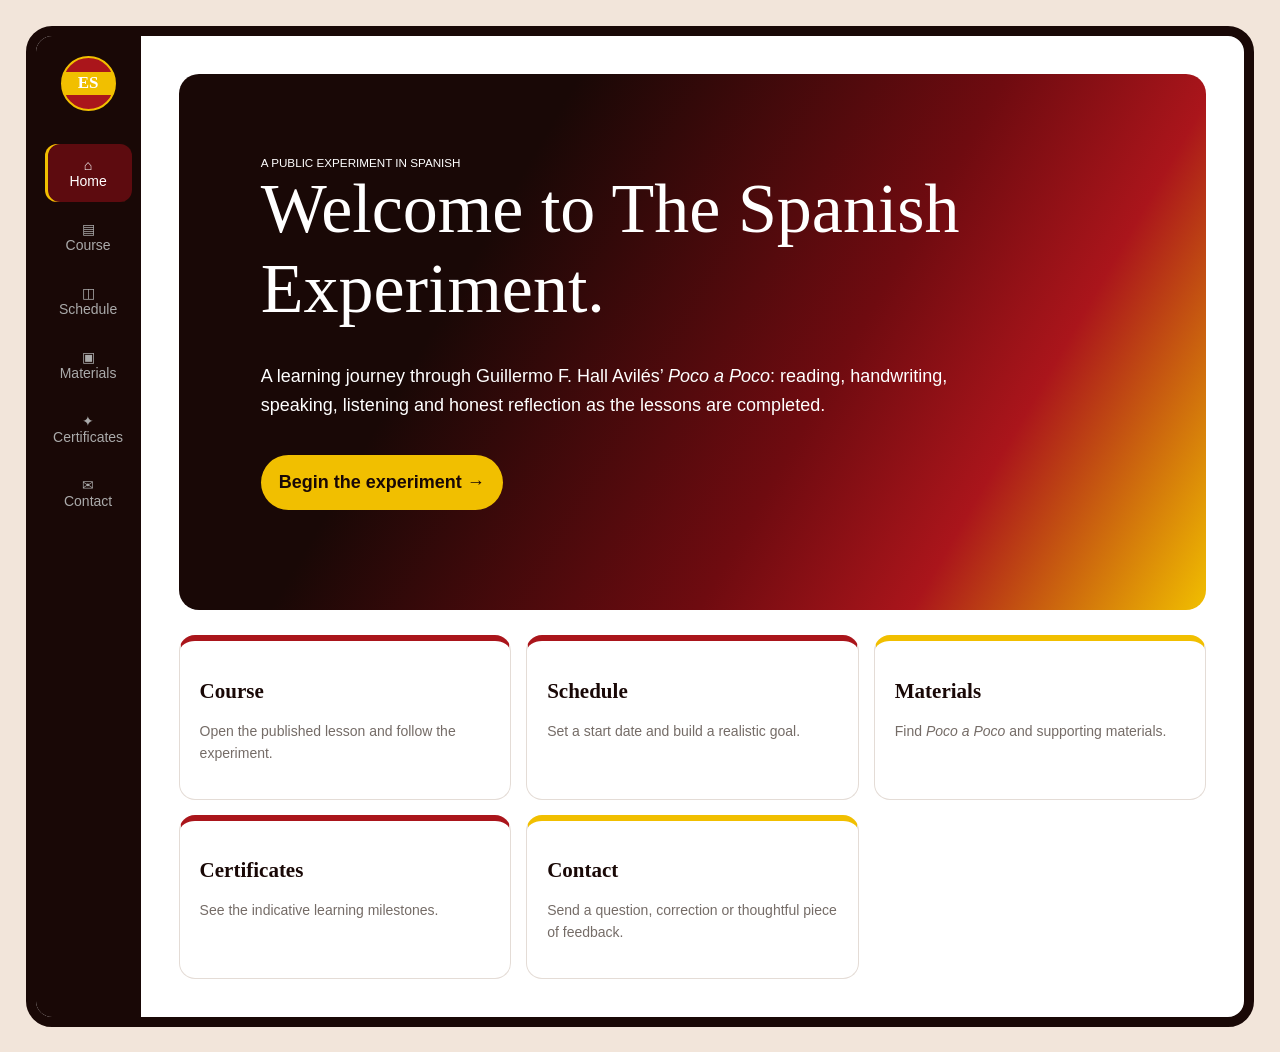
<file: index.html>
<!doctype html>
<html lang="en-GB">
<head>
<meta charset="utf-8">
<meta name="viewport" content="width=device-width,initial-scale=1">
<title>The Spanish Experiment</title>
<style>
:root{--ink:#190806;--burgundy:#aa151b;--blue:#aa151b;--gold:#f1bf00;--purple:#aa151b;--green:#8a7410;--paper:#fff;--ground:#f2e5da;--muted:#756c67}*{box-sizing:border-box}body{margin:0;padding:2vw;background:var(--ground);font:14px Arial,sans-serif;color:var(--ink)}.app{min-height:96vh;border:10px solid var(--ink);border-radius:26px;background:var(--paper);display:grid;grid-template-columns:105px minmax(0,1fr);overflow:hidden}.nav{background:var(--ink);color:#fff;padding:20px 9px;display:flex;flex-direction:column}.logo{width:55px;height:55px;border-radius:50%;background:linear-gradient(var(--burgundy) 0 28%,var(--gold) 28% 72%,var(--burgundy) 72%);margin:0 auto 30px;display:grid;place-items:center;font:bold 17px Georgia,serif;color:#fff;border:2px solid var(--gold)}.nav a{color:#aaa;text-decoration:none;text-align:center;padding:13px 3px;border-radius:12px;margin:3px 0}.nav a:hover,.nav a.on{color:#fff;background:#5d0b0f;box-shadow:inset 3px 0 var(--gold)}.main{min-width:0}.view{padding:38px}.hero{min-height:58vh;border-radius:20px;padding:8%;color:#fff;background:linear-gradient(120deg,var(--ink) 30%,#6f0b10 62%,var(--burgundy) 78%,var(--gold));display:flex;flex-direction:column;justify-content:center}.hero h1{font:70px Georgia,serif;margin:0 0 15px}.hero p{max-width:760px;font-size:18px;line-height:1.6}.btn{display:inline-block;border:0;border-radius:30px;padding:13px 18px;background:var(--gold);color:var(--ink);font-weight:bold;text-decoration:none;cursor:pointer}.cards{display:grid;grid-template-columns:repeat(3,minmax(0,1fr));gap:15px;margin-top:25px}.card{border:1px solid #e4dcd6;border-top:6px solid var(--c,var(--burgundy));border-radius:16px;padding:20px;background:#fff}.card p,.muted{color:var(--muted);line-height:1.55}a.card{color:inherit;text-decoration:none}a.card:hover{transform:translateY(-2px);box-shadow:0 8px 20px rgba(25,8,6,.08)}h1,h2,h3{font-family:Georgia,serif}h1{font-size:46px}label{font-weight:bold}input,select,textarea{width:100%;padding:12px;border:1px solid #ccc;border-radius:10px;margin:6px 0 14px}textarea{height:130px}.plan{display:grid;grid-template-columns:330px minmax(0,1fr);gap:20px}.dark{background:var(--ink);color:#fff}.note{background:#fff5d9;border-left:5px solid var(--gold);padding:15px;margin:15px 0}.badge{text-align:center}.medal{width:95px;height:95px;border-radius:50%;display:grid;place-items:center;margin:auto;background:var(--c);color:#fff;font:bold 25px Georgia,serif}.terminology-entry{display:grid;grid-template-columns:58px minmax(0,1fr) auto;gap:14px;align-items:center;margin:16px 0 22px;padding:16px 18px;border:2px solid #d7c277;border-radius:17px;background:linear-gradient(135deg,#fff7d8,#fffdf7);color:var(--ink);text-decoration:none;box-shadow:0 7px 18px rgba(62,39,0,.08)}.terminology-entry:hover{transform:translateY(-1px);box-shadow:0 10px 24px rgba(62,39,0,.13)}.terminology-entry .question{display:grid;place-items:center;width:52px;height:52px;border-radius:50%;background:var(--burgundy);color:#fff;font:bold 28px Georgia,serif}.terminology-entry strong,.terminology-entry small{display:block}.terminology-entry strong{font:700 21px Georgia,serif}.terminology-entry small{margin-top:4px;color:#675b4a;line-height:1.45}.terminology-entry b{padding:10px 13px;border-radius:10px;background:var(--ink);color:#fff;white-space:nowrap}.section-heading{display:flex;align-items:end;justify-content:space-between;gap:18px;margin:34px 0 4px}.section-heading h2{margin:0;font-size:34px}.section-heading p{max-width:640px;margin:0;color:var(--muted);line-height:1.55}.book-grid,.companion-grid,.kit-grid{display:grid;grid-template-columns:repeat(3,minmax(0,1fr));gap:15px;margin-top:18px}.material-card{position:relative;overflow:hidden;border:1px solid #e4dcd6;border-radius:18px;padding:23px;background:#fff;box-shadow:0 5px 16px rgba(25,8,6,.04)}.material-card:before{content:"";position:absolute;inset:0 auto 0 0;width:7px;background:var(--c,var(--burgundy))}.material-card h3{margin:0 0 9px;font-size:25px}.material-card p{margin:0;color:var(--muted);line-height:1.6}.material-card .btn{margin-top:17px}.companion-card{display:block;color:inherit;text-decoration:none}.companion-card:hover{transform:translateY(-2px);box-shadow:0 10px 24px rgba(25,8,6,.09)}.companion-card .arrow{display:inline-block;margin-top:17px;color:var(--burgundy);font-weight:900}.material-intro{max-width:900px;font-size:17px;line-height:1.65}.kit-note{margin-top:18px;padding:18px;border-left:6px solid var(--gold);border-radius:0 15px 15px 0;background:#fffbe6;color:#5e5741;line-height:1.65}.file-pattern{display:block;margin-top:10px;padding:10px;border-radius:9px;background:#f4eee9;color:var(--ink);font:12px ui-monospace,SFMono-Regular,Consolas,monospace}.small-label{display:inline-block;margin-bottom:8px;color:var(--c,var(--burgundy));font-size:10px;font-weight:900;letter-spacing:.12em;text-transform:uppercase}[hidden]{display:none!important}@media(max-width:900px){.book-grid,.companion-grid,.kit-grid{grid-template-columns:1fr 1fr}}@media(max-width:800px){body{padding:0}.app{border-radius:0;border-width:6px;grid-template-columns:1fr}.nav{flex-direction:row;overflow:auto;padding:7px}.logo{display:none}.nav a{min-width:90px}.plan{grid-template-columns:1fr}.cards,.book-grid,.companion-grid,.kit-grid{grid-template-columns:1fr}.hero h1{font-size:45px}.view{padding:20px}.terminology-entry{grid-template-columns:48px minmax(0,1fr)}.terminology-entry .question{width:44px;height:44px}.terminology-entry b{grid-column:1/-1;text-align:center}.section-heading{align-items:flex-start;flex-direction:column}}
</style>
</head>
<body>
<div class="app">
<nav class="nav"><div class="logo">ES</div><a href="#home" data-n="home">⌂<br>Home</a><a href="course.html">▤<br>Course</a><a href="#schedule" data-n="schedule">◫<br>Schedule</a><a href="#materials" data-n="materials">▣<br>Materials</a><a href="#certificates" data-n="certificates">✦<br>Certificates</a><a href="#contact" data-n="contact">✉<br>Contact</a></nav>
<main class="main">
<section class="view" data-v="home"><div class="hero"><small>A PUBLIC EXPERIMENT IN SPANISH</small><h1>Welcome to The Spanish Experiment.</h1><p>A learning journey through Guillermo F. Hall Avilés’ <em>Poco a Poco</em>: reading, handwriting, speaking, listening and honest reflection as the lessons are completed.</p><p><a class="btn" href="course.html">Begin the experiment →</a></p></div><div class="cards"><a class="card" href="course.html"><h2>Course</h2><p>Open the published lesson and follow the experiment.</p></a><a class="card" style="--c:var(--burgundy)" href="#schedule"><h2>Schedule</h2><p>Set a start date and build a realistic goal.</p></a><a class="card" style="--c:var(--gold)" href="#materials"><h2>Materials</h2><p>Find <em>Poco a Poco</em> and supporting materials.</p></a><a class="card" style="--c:var(--burgundy)" href="#certificates"><h2>Certificates</h2><p>See the indicative learning milestones.</p></a><a class="card" style="--c:var(--gold)" href="#contact"><h2>Contact</h2><p>Send a question, correction or thoughtful piece of feedback.</p></a></div></section>
<section class="view" data-v="schedule" hidden><h1>Schedule</h1><p class="muted schedule-lede">Choose how many days each week you can study consistently. The aim is not to rush through a lesson, but to give it enough attention to read, write, listen, speak and return to anything that did not settle the first time.</p><div class="daily-target"><span class="clock">30–45</span><div><h2>Minutes a day</h2><p>One focused study period is the target. A difficult lesson may need another day; the calculated finish date is a guide rather than a deadline.</p></div></div><div class="plan schedule-plan"><aside class="card dark schedule-builder"><h2>Build your plan</h2><label for="date">Start date</label><input id="date" type="date"><label for="sessions">Study days each week</label><select id="sessions"><option value="1">1 day</option><option value="2">2 days</option><option value="3" selected>3 days</option><option value="4">4 days</option><option value="5">5 days</option><option value="6">6 days</option><option value="7">7 days</option></select><small class="field-help">Select up to seven days. The plan assumes one 30–45 minute session on each chosen day.</small><div class="card" id="goal" style="color:var(--ink);background:var(--gold)"><strong>Calculating your plan…</strong></div></aside><div><div class="schedule-method"><strong>How <em>Poco a Poco</em> structures the course:</strong> it is a graded direct-method reading course. New words and forms are introduced through pictures, objects, questions and increasingly connected Spanish, then revisited through repetition and reading. The four blocks below are a reader-friendly map created for this website; they are not headings Hall Avilés used himself.</div><a class="terminology-entry" href="terminology.html?return=index.html%23schedule"><span class="question">?</span><span><strong>Plain-English terminology guide</strong><small>What do noun, article, gender, agreement and present tense actually mean?</small></span><b>Open guide →</b></a><span class="schedule-status" id="scheduleStatus">Loading your schedule…</span><h2>Course blocks</h2><div class="block-list" id="miles"><div class="card">Loading the course blocks…</div></div></div></div></section>
<section class="view" data-v="materials" hidden><h1>Materials</h1><p class="muted material-intro">The course needs one primary book, somewhere to write, and a simple way to hear your own progress. Everything else is optional.</p><div class="section-heading"><div><span class="small-label" style="--c:var(--burgundy)">The primary text</span><h2><em>Poco a Poco</em></h2></div><p>Choose the form that suits you. The three routes lead to the same public-domain course.</p></div><div class="book-grid"><article class="material-card" style="--c:var(--burgundy)"><h3>Browse the book</h3><p>Read the historical edition in the Internet Archive book reader.</p><a class="btn" href="https://archive.org/details/pocopocoelementa00hallrich" target="_blank" rel="noopener">Browse the archived edition →</a></article><article class="material-card" style="--c:var(--burgundy)"><h3>Find a printed copy</h3><p>Search booksellers and libraries for a facsimile or historical edition.</p><a class="btn" href="https://openlibrary.org/search?q=Poco+a+Poco+Hall+Aviles" target="_blank" rel="noopener">Check library listings →</a></article><article class="material-card" style="--c:var(--gold)"><h3>Public-domain source</h3><p>The experiment follows Hall Avilés’ original graded direct-method progression.</p><a class="btn" href="course.html">Open the course →</a></article></div><div class="section-heading"><div><span class="small-label" style="--c:var(--burgundy)">Use alongside the book</span><h2>Companion materials</h2></div><p>These pages explain, organise and record the work without replacing Hall Avilés’ textbook.</p></div><div class="companion-grid"><a class="material-card companion-card" style="--c:var(--burgundy)" href="vocabulary.html?return=index.html%23materials"><h3>Vocabulary notebook</h3><p>A lesson-by-lesson Spanish and English companion designed for copying into your own notebook. It grows as the experiment progresses.</p><span class="arrow">Open vocabulary →</span></a><a class="material-card companion-card" style="--c:var(--gold)" href="pronunciation.html?return=index.html%23materials"><h3>Pronunciation</h3><p>A plain-English guide to the Spanish sounds used throughout the course—without phonetic jargon or recordings to imitate blindly.</p><span class="arrow">Open pronunciation →</span></a><a class="material-card companion-card" style="--c:var(--burgundy)" href="experiment.html?return=index.html%23materials"><h3>Learning journal</h3><p>The growing record of first readings, study, second readings and honest lesson reflections.</p><span class="arrow">Open the journal →</span></a></div><div class="section-heading"><div><span class="small-label" style="--c:var(--gold)">The practical kit</span><h2>What you actually need</h2></div><p>No specialist equipment and no paid subscription are required.</p></div><div class="kit-grid"><article class="material-card" style="--c:var(--gold)"><h3>One ruled exercise book</h3><p>An A4 or A5 ruled notebook is enough. A margin is useful for corrections; paper thick enough to write on both sides is a bonus, not a requirement.</p></article><article class="material-card" style="--c:var(--burgundy)"><h3>Your phone’s voice recorder</h3><p>Use the recorder already installed on the phone. Record in a quiet room and save the first and second readings separately.</p><span class="file-pattern">L01-leccion-primera-first-reading</span><span class="file-pattern">L01-leccion-primera-second-reading</span></article><article class="material-card" style="--c:var(--gold)"><h3>Optional, not essential</h3><p>Headphones make comparisons easier. A pencil, one pen and a single highlighter are plenty. Avoid building a stationery project instead of learning Spanish.</p></article></div><div class="kit-note"><strong>The useful missing item is a routine, not another purchase:</strong> book open, notebook ready, recorder available, 30–45 focused minutes. That is the complete working setup.</div></section>
<section class="view" data-v="certificates" hidden><h1>Certificates</h1><div class="note"><b>Loading your progress milestones…</b></div></section>
<section class="view" data-v="contact" hidden><h1>Contact</h1><p class="muted">Questions, corrections and thoughtful feedback are welcome.</p><div class="plan"><div class="card dark"><h2>A listening project</h2><p>The experiment is public so that mistakes, corrections and progress can be useful rather than hidden.</p></div><form class="card"><label>Name<input required></label><label>Email<input type="email" required></label><label>Subject<input id="subject" required></label><label>Message<textarea id="message" required></textarea></label><button class="btn">Send message →</button></form></div></section>
</main></div>
<script>const views=['home','schedule','materials','certificates','contact'];function route(){let view=location.hash.slice(1)||'home';if(!views.includes(view))view='home';document.querySelectorAll('[data-v]').forEach(section=>section.hidden=section.dataset.v!==view);document.querySelectorAll('[data-n]').forEach(link=>link.classList.toggle('on',link.dataset.n===view));scrollTo(0,0)}addEventListener('hashchange',route);route();</script>
<script src="schedule.js"></script>
<script src="certificates.js"></script>
</body>
</html>
</file>
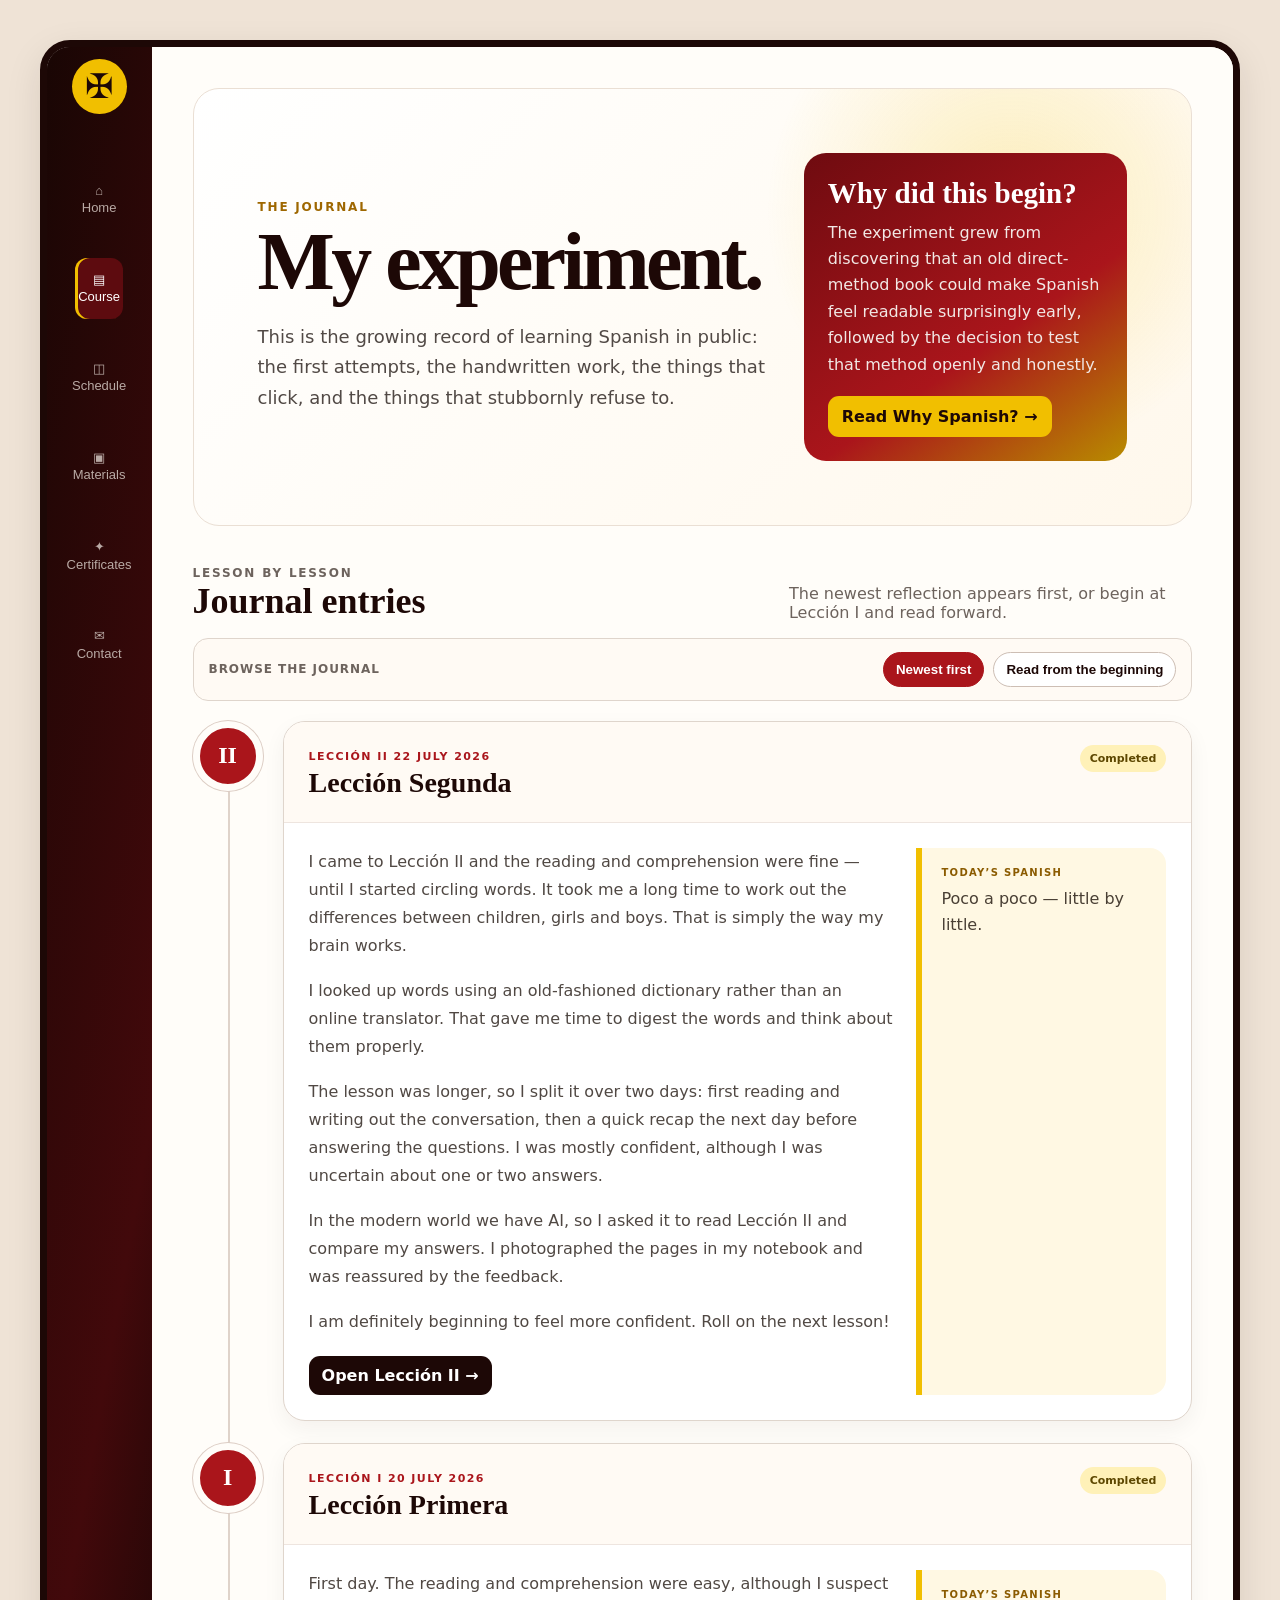
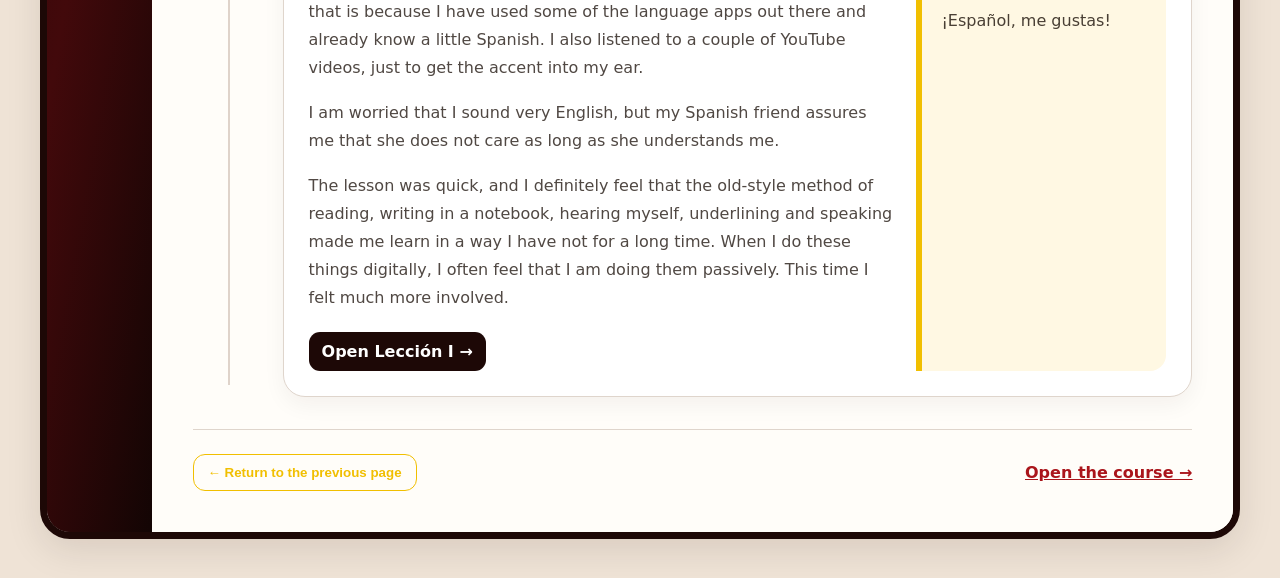
<file: experiment.html>
<!doctype html>
<html lang="en-GB">
<head>
<meta charset="utf-8">
<meta name="viewport" content="width=device-width,initial-scale=1">
<title>My Experiment — The Spanish Experiment</title>
<link rel="stylesheet" href="personal-shell.css?v=20260722-2">
<style>
:root{--ink:#1d0806;--paper:#fffdf9;--cream:#f5eee4;--line:#dfd5cc;--muted:#6d635d;--burgundy:#aa151b;--blue:#aa151b;--gold:#f1bf00;--purple:#aa151b;--green:#8a7410;--shadow:0 12px 36px rgba(33,12,9,.10)}*{box-sizing:border-box}body{margin:0;min-width:320px;color:var(--ink);background:#efe3d6;font-family:Inter,ui-sans-serif,system-ui,-apple-system,BlinkMacSystemFont,"Segoe UI",sans-serif}.shell{min-height:100vh;max-width:1500px;margin:auto;padding:14px}.frame{min-height:calc(100vh - 28px);overflow:hidden;border:7px solid var(--ink);border-radius:30px;background:var(--paper);box-shadow:var(--shadow)}.global-nav{display:flex;align-items:center;gap:22px;min-height:82px;padding:12px 22px;color:#fff;background:linear-gradient(100deg,#190604,#42090b 62%,#130504)}.brand{display:flex;align-items:center;gap:12px;min-width:250px}.brand-mark{display:grid;place-items:center;width:44px;height:44px;border:2px solid var(--gold);border-radius:50%;color:var(--gold);font-size:18px;font-weight:900}.brand strong{display:block;font-family:Georgia,serif;font-size:18px}.brand small{display:block;margin-top:2px;color:#dccfca;font-size:11px}.nav-links{display:flex;gap:8px;flex:1}.nav-links a{padding:13px 16px;color:#e7dcd7;text-decoration:none;border-radius:14px}.nav-links a[aria-current="page"]{color:#fff;background:linear-gradient(135deg,#aa151b,#6f0b10);box-shadow:inset 4px 0 var(--gold)}.back{border:1px solid var(--gold);border-radius:12px;padding:10px 14px;background:transparent;color:var(--gold);font-weight:800;cursor:pointer}.page{padding:clamp(24px,4vw,64px)}.hero{display:grid;grid-template-columns:minmax(0,1.15fr) minmax(260px,.85fr);gap:24px;align-items:center;padding:clamp(28px,5vw,68px);border:1px solid #eadfd4;border-radius:26px;background:radial-gradient(circle at 82% 28%,rgba(241,191,0,.24),transparent 28%),linear-gradient(135deg,#fff,#fff8ec)}.kicker{margin:0 0 10px;color:#9e6700;font-size:12px;font-weight:900;letter-spacing:.15em;text-transform:uppercase}h1,h2,h3{font-family:Georgia,"Times New Roman",serif}h1{margin:0;font-size:clamp(58px,8vw,112px);line-height:.9;letter-spacing:-.045em}.lede{max-width:760px;margin:22px 0 0;color:#514945;font-size:18px;line-height:1.7}.hero-card{padding:24px;border-radius:22px;color:#fff;background:linear-gradient(145deg,#6f0b10,var(--burgundy) 60%,#b88c00)}.hero-card h2{margin:0 0 10px;font-size:29px}.hero-card p{margin:0;color:#f2e8e5;line-height:1.65}.hero-card a{display:inline-block;margin-top:18px;padding:11px 14px;border-radius:11px;background:var(--gold);color:var(--ink);font-weight:900;text-decoration:none}.journal-head{display:flex;align-items:end;justify-content:space-between;gap:20px;margin:40px 0 16px}.journal-head h2{margin:0;font-size:36px}.journal-head p{margin:0;color:var(--muted)}.timeline{position:relative;display:grid;gap:22px}.timeline:before{content:"";position:absolute;left:35px;top:12px;bottom:12px;width:2px;background:#dfd3ca}.entry{position:relative;display:grid;grid-template-columns:72px minmax(0,1fr);gap:18px}.marker{position:relative;z-index:2;display:grid;place-items:center;align-self:start;width:70px;height:70px;border:7px solid var(--paper);border-radius:50%;background:var(--burgundy);color:#fff;font:700 24px Georgia,serif;box-shadow:0 0 0 1px #dccdc4}.entry-card{overflow:hidden;border:1px solid var(--line);border-radius:22px;background:#fff;box-shadow:0 8px 22px rgba(30,10,8,.05)}.entry-top{display:flex;align-items:flex-start;justify-content:space-between;gap:16px;padding:23px 25px;border-bottom:1px solid #eee5df;background:#fffaf4}.entry-top h3{margin:3px 0 0;font-size:28px}.lesson-label{color:var(--burgundy);font-size:11px;font-weight:900;letter-spacing:.13em;text-transform:uppercase}.status{flex:0 0 auto;padding:7px 10px;border-radius:999px;background:#fff1b8;color:#5d4700;font-size:11px;font-weight:900}.entry-body{display:grid;grid-template-columns:minmax(0,1fr) minmax(250px,.5fr);gap:22px;padding:25px}.entry-copy p{margin:0 0 17px;color:#504843;font-size:16px;line-height:1.75}.today{padding:19px;border-left:6px solid var(--gold);border-radius:0 16px 16px 0;background:#fff8e3}.today span{display:block;margin-bottom:8px;color:#8b5b00;font-size:10px;font-weight:900;letter-spacing:.13em;text-transform:uppercase}.today p{margin:0;color:#493f34;line-height:1.65}.entry-actions{display:flex;flex-wrap:wrap;gap:10px;margin-top:20px}.entry-actions a{padding:10px 13px;border-radius:11px;background:var(--ink);color:#fff;font-weight:800;text-decoration:none}.empty{padding:34px;border:1px dashed #cfc0b7;border-radius:20px;background:#fffaf4;color:var(--muted);text-align:center;line-height:1.65}.empty strong{display:block;margin-bottom:7px;color:var(--ink);font:700 24px Georgia,serif}.footer{display:flex;justify-content:space-between;gap:18px;align-items:center;margin-top:32px;padding-top:24px;border-top:1px solid var(--line)}.footer a{color:var(--burgundy);font-weight:900}@media(max-width:900px){.hero,.entry-body{grid-template-columns:1fr}.global-nav{align-items:flex-start;flex-wrap:wrap}.brand{min-width:auto}.nav-links{order:3;width:100%;overflow:auto}.nav-links a{white-space:nowrap}.back{margin-left:auto}}@media(max-width:600px){.shell{padding:0}.frame{border-width:5px;border-radius:0}.global-nav{padding:10px}.page{padding:18px}.hero{padding:28px 20px}.timeline:before{left:25px}.entry{grid-template-columns:52px minmax(0,1fr);gap:10px}.marker{width:50px;height:50px;border-width:5px;font-size:18px}.entry-top,.entry-body{padding:19px}.journal-head,.footer{align-items:flex-start;flex-direction:column}}
</style>
</head>
<body>
<div class="shell"><div class="frame">
<nav class="global-nav"><div class="brand"><span class="brand-mark">ES</span><span><strong>The Spanish Experiment</strong><small>Alan’s independent personal Spanish project</small></span></div></nav>
<main class="page">
<section class="hero"><div><p class="kicker">The journal</p><h1>My experiment.</h1><p class="lede">This is the growing record of learning Spanish in public: the first attempts, the handwritten work, the things that click, and the things that stubbornly refuse to.</p></div><aside class="hero-card"><h2>Why did this begin?</h2><p>The experiment grew from discovering that an old direct-method book could make Spanish feel readable surprisingly early, followed by the decision to test that method openly and honestly.</p><a href="why-spanish.html?return=experiment.html">Read Why Spanish? →</a></aside></section>
<div class="journal-head"><div><p class="kicker">Lesson by lesson</p><h2>Journal entries</h2></div><p>The newest reflection appears first, or begin at Lección I and read forward.</p></div>
<section class="timeline" id="journalEntries"><div class="empty">Loading the journal…</div></section>
<div class="footer"><button class="back" id="backButtonBottom">← Return to the previous page</button><a href="course.html">Open the course →</a></div>
</main></div></div>
<script>
const params=new URLSearchParams(location.search);const requested=params.get('return');function safeReturn(){if(requested&&/^[a-z0-9._~!$&'()*+,;=:@%/?#-]+$/i.test(requested)&&!requested.startsWith('//')&&!requested.includes('://'))return requested;return 'course.html'}function goBack(){const ref=document.referrer;try{if(ref&&new URL(ref).origin===location.origin){history.back();return}}catch(e){}location.href=safeReturn()}document.getElementById('backButtonBottom').addEventListener('click',goBack);
function escapeHtml(value){return String(value??'').replace(/[&<>'"]/g,char=>({'&':'&amp;','<':'&lt;','>':'&gt;',"'":'&#39;','"':'&quot;'}[char]))}
fetch('journal-data.json',{cache:'no-store'}).then(response=>{if(!response.ok)throw new Error('Journal data could not be loaded.');return response.json()}).then(data=>{const entries=(Array.isArray(data.entries)?data.entries:[]).filter(entry=>entry.publicationStatus==='published');const target=document.getElementById('journalEntries');if(!entries.length){target.innerHTML='<div class="empty"><strong>The journal is waiting for Lección I.</strong>Entries appear only after Alan has completed a lesson, supplied the real notes and evidence, and published the finished page.</div>';return}target.innerHTML=entries.map(entry=>{const paragraphs=(entry.journal||[]).map(text=>'<p>'+escapeHtml(text)+'</p>').join('');const date=entry.date?'<time>'+escapeHtml(entry.date)+'</time>':'';return '<article class="entry" id="'+escapeHtml(entry.slug)+'"><div class="marker">'+escapeHtml(entry.roman)+'</div><div class="entry-card"><header class="entry-top"><div><span class="lesson-label">Lección '+escapeHtml(entry.roman)+' '+date+'</span><h3>'+escapeHtml(entry.title)+'</h3></div><span class="status">'+escapeHtml(entry.status)+'</span></header><div class="entry-body"><div class="entry-copy">'+paragraphs+'<div class="entry-actions"><a href="course.html?lesson='+entry.lesson+'">Open Lección '+escapeHtml(entry.roman)+' →</a></div></div><aside class="today"><span>Today’s Spanish</span><p>'+escapeHtml(entry.todaySpanish)+'</p></aside></div></div></article>'}).join('')}).catch(error=>{document.getElementById('journalEntries').innerHTML='<div class="empty"><strong>The journal could not be opened.</strong>'+escapeHtml(error.message)+'</div>'});
</script>
<script src="journal-order.js?v=20260722"></script>
<script src="personal-shell.js?v=20260722-2"></script>
</body>
</html>
</file>
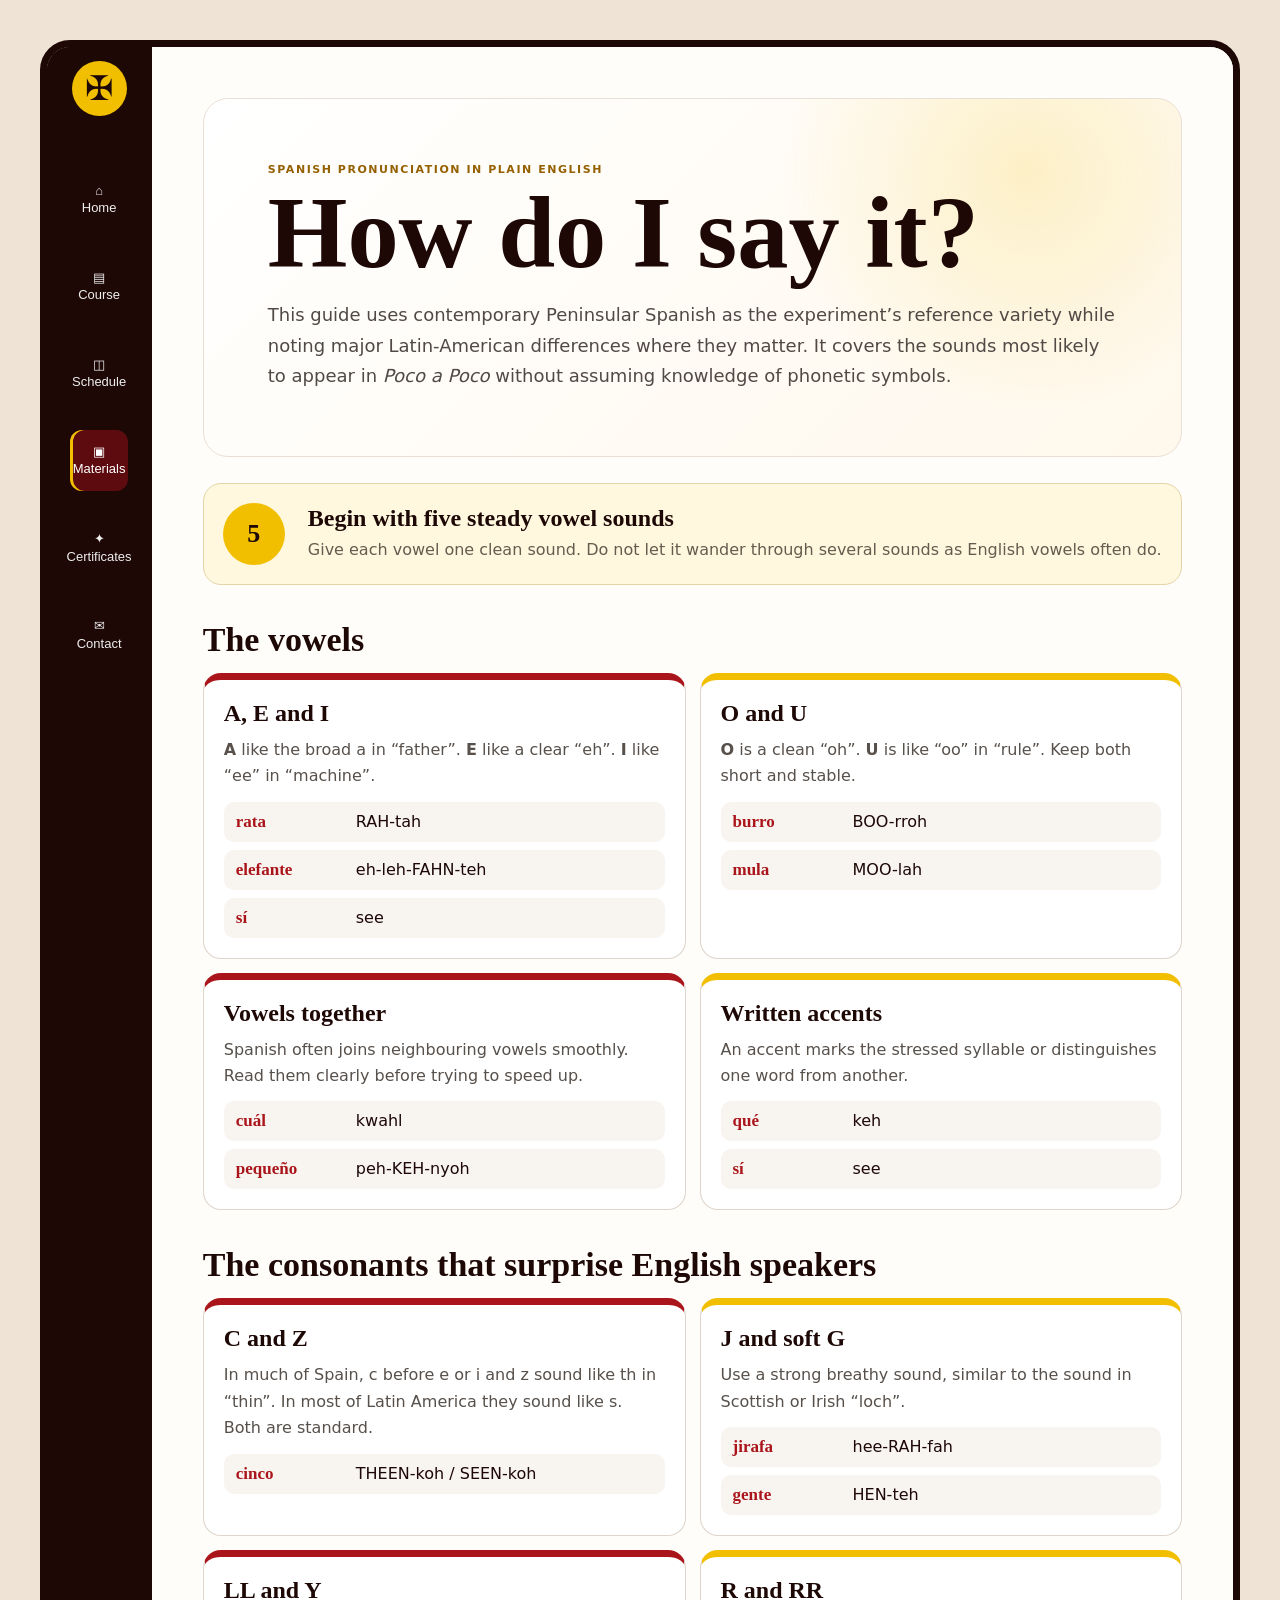
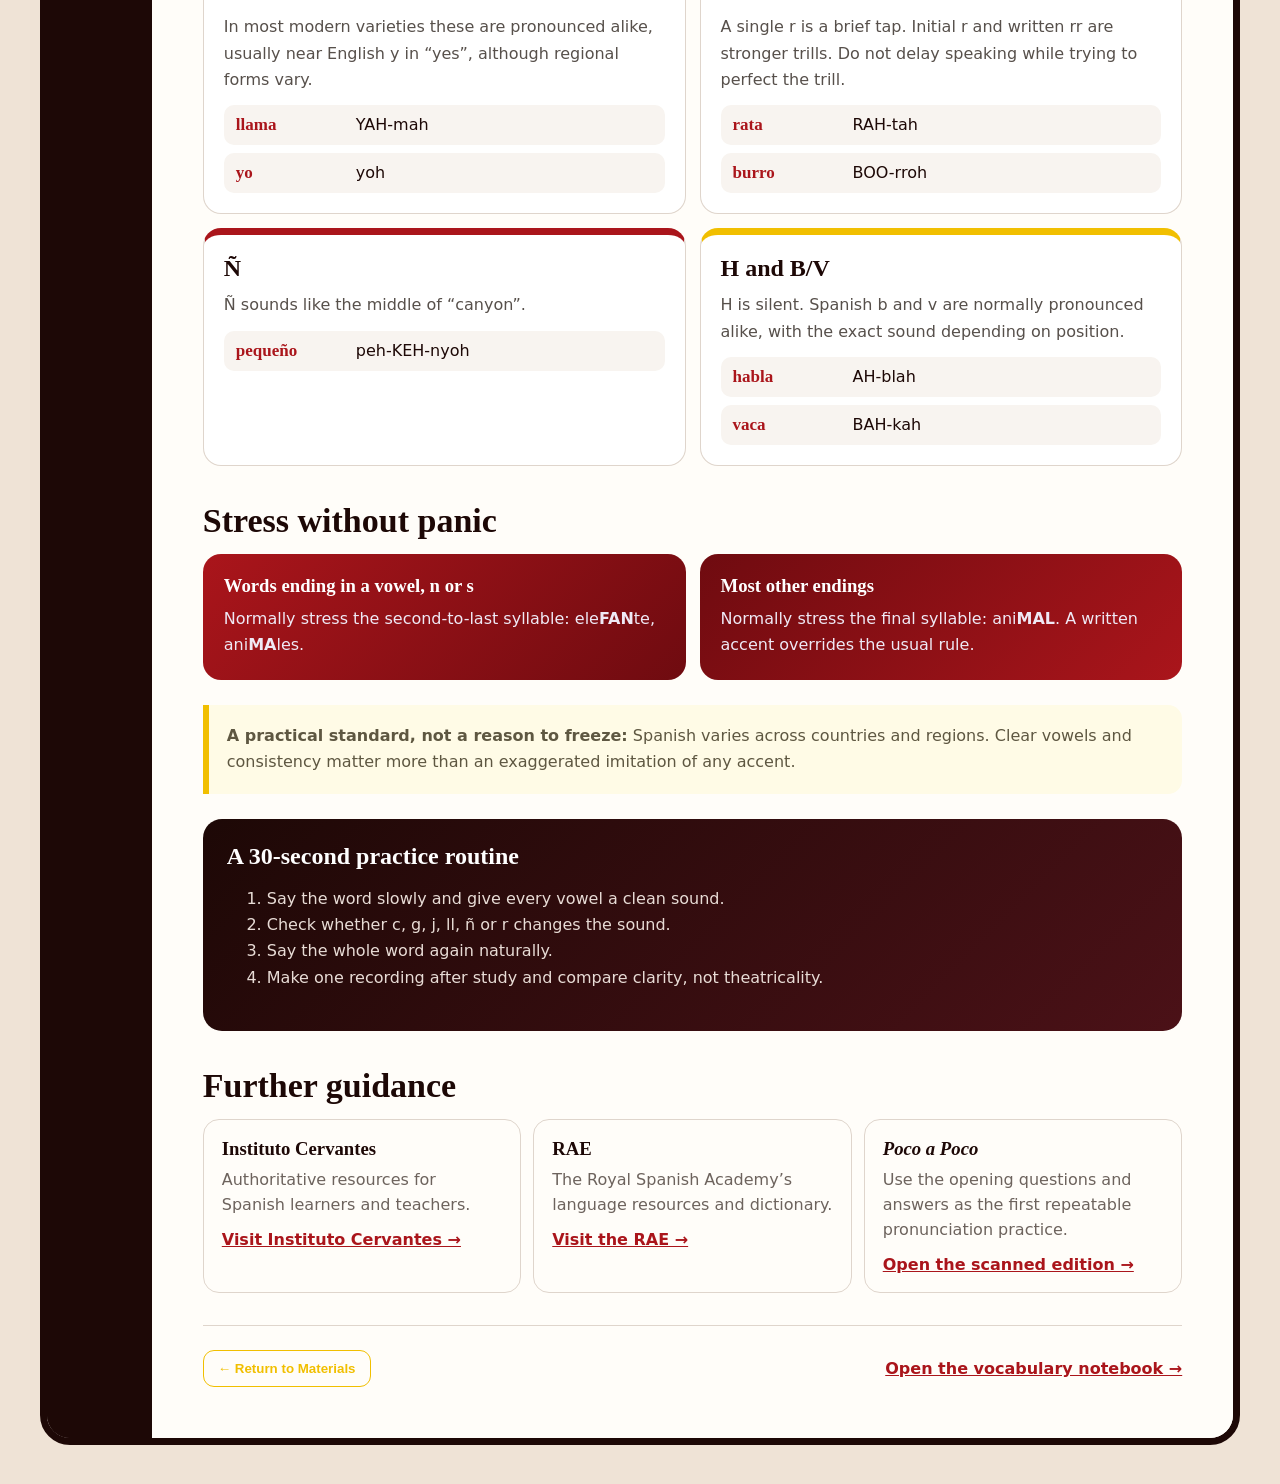
<file: pronunciation.html>
<!doctype html><html lang="en-GB"><head><meta charset="utf-8"><meta name="viewport" content="width=device-width,initial-scale=1"><title>Pronunciation — The Spanish Experiment</title><link rel="stylesheet" href="personal-shell.css?v=20260722-2"><style>:root{--ink:#1d0806;--paper:#fffdf9;--line:#dfd5cc;--muted:#6d635d;--burgundy:#aa151b;--blue:#aa151b;--gold:#f1bf00;--green:#8a7410;--purple:#aa151b}*{box-sizing:border-box}body{margin:0;background:#efe3d6;color:var(--ink);font-family:Inter,system-ui,sans-serif}.shell{max-width:1450px;margin:auto;padding:14px}.frame{min-height:calc(100vh - 28px);overflow:hidden;border:7px solid var(--ink);border-radius:30px;background:var(--paper)}.nav{position:sticky;top:0;z-index:10;display:flex;align-items:center;gap:20px;padding:14px 22px;background:var(--ink);color:#fff}.brand{display:flex;align-items:center;gap:11px;flex:1}.mark{display:grid;place-items:center;width:44px;height:44px;border:2px solid var(--gold);border-radius:50%;color:var(--gold);font-weight:900}.brand strong{display:block;font-family:Georgia,serif}.brand small{display:block;color:#d7c9c3}.nav a{color:#eee;text-decoration:none}.back{padding:10px 14px;border:1px solid var(--gold);border-radius:11px;background:transparent;color:var(--gold);font-weight:900;cursor:pointer}.page{padding:clamp(22px,4vw,60px)}.hero{padding:clamp(28px,5vw,64px);border:1px solid #eadfd4;border-radius:25px;background:radial-gradient(circle at 84% 20%,rgba(241,191,0,.18),transparent 28%),linear-gradient(135deg,#fff,#fff8ec)}.kicker{margin:0 0 10px;color:#956000;font-size:11px;font-weight:900;letter-spacing:.14em;text-transform:uppercase}h1,h2,h3{font-family:Georgia,serif}h1{margin:0;font-size:clamp(52px,8vw,108px);line-height:.92}.lede{max-width:850px;margin:20px 0 0;color:#514945;font-size:18px;line-height:1.7}.principle{display:grid;grid-template-columns:68px 1fr;gap:17px;align-items:center;margin:26px 0;padding:19px;border:1px solid #e3d4a7;border-radius:18px;background:#fff8df}.principle b{display:grid;place-items:center;width:62px;height:62px;border-radius:50%;background:var(--gold);font:700 26px Georgia,serif}.principle h2{margin:0 0 5px}.principle p{margin:0;color:#665b4e;line-height:1.6}.title{margin:36px 0 14px;font-size:34px}.grid{display:grid;grid-template-columns:repeat(2,minmax(0,1fr));gap:14px}.card{border:1px solid var(--line);border-top:7px solid var(--c,var(--burgundy));border-radius:18px;padding:20px;background:#fff}.card h3{margin:0 0 10px;font-size:24px}.card p{margin:0 0 12px;color:#57504b;line-height:1.65}.examples{display:grid;gap:8px}.example{display:grid;grid-template-columns:110px 1fr;gap:10px;padding:10px 12px;border-radius:10px;background:#f8f4f0}.example b{color:var(--burgundy);font:700 17px Georgia,serif}.stress{display:grid;grid-template-columns:1fr 1fr;gap:14px}.stress article{padding:21px;border-radius:18px;background:linear-gradient(135deg,var(--burgundy),#6f0b10);color:#fff}.stress article+article{background:linear-gradient(135deg,#6f0b10,var(--burgundy))}.stress h3{margin:0 0 9px}.stress p{margin:0;color:#efe9f5;line-height:1.65}.note{margin:25px 0;padding:18px;border-left:6px solid var(--gold);border-radius:0 14px 14px 0;background:#fffbe6;color:#5e5741;line-height:1.65}.practice{padding:24px;border-radius:19px;background:linear-gradient(135deg,#1d0806,#4b1117);color:#fff}.practice h2{margin:0 0 11px}.practice li{color:#e8dcd6;line-height:1.65}.sources{display:grid;grid-template-columns:repeat(3,minmax(0,1fr));gap:12px}.source{padding:18px;border:1px solid var(--line);border-radius:16px}.source h3{margin:0 0 8px}.source p{margin:0;color:var(--muted);line-height:1.55}.source a{display:inline-block;margin-top:12px;color:var(--burgundy);font-weight:900}.footer{display:flex;justify-content:space-between;gap:18px;align-items:center;margin-top:32px;padding-top:24px;border-top:1px solid var(--line)}.footer a{color:var(--burgundy);font-weight:900}@media(max-width:850px){.grid,.stress,.sources{grid-template-columns:1fr}.nav{flex-wrap:wrap}.brand{min-width:250px}}@media(max-width:600px){.shell{padding:0}.frame{border-width:5px;border-radius:0}.page{padding:18px}.nav{padding:10px}.principle{grid-template-columns:1fr}.example{grid-template-columns:1fr}.footer{align-items:flex-start;flex-direction:column}}</style></head><body><div class="shell"><div class="frame"><nav class="nav"><div class="brand"><span class="mark">ES</span><span><strong>The Spanish Experiment</strong><small>Alan’s independent personal Spanish project</small></span></div></nav><main class="page"><section class="hero"><p class="kicker">Spanish pronunciation in plain English</p><h1>How do I say it?</h1><p class="lede">This guide uses contemporary Peninsular Spanish as the experiment’s reference variety while noting major Latin-American differences where they matter. It covers the sounds most likely to appear in <em>Poco a Poco</em> without assuming knowledge of phonetic symbols.</p></section><section class="principle"><b>5</b><div><h2>Begin with five steady vowel sounds</h2><p>Give each vowel one clean sound. Do not let it wander through several sounds as English vowels often do.</p></div></section><h2 class="title">The vowels</h2><div class="grid"><article class="card"><h3>A, E and I</h3><p><strong>A</strong> like the broad a in “father”. <strong>E</strong> like a clear “eh”. <strong>I</strong> like “ee” in “machine”.</p><div class="examples"><div class="example"><b>rata</b><span>RAH-tah</span></div><div class="example"><b>elefante</b><span>eh-leh-FAHN-teh</span></div><div class="example"><b>sí</b><span>see</span></div></div></article><article class="card" style="--c:var(--gold)"><h3>O and U</h3><p><strong>O</strong> is a clean “oh”. <strong>U</strong> is like “oo” in “rule”. Keep both short and stable.</p><div class="examples"><div class="example"><b>burro</b><span>BOO-rroh</span></div><div class="example"><b>mula</b><span>MOO-lah</span></div></div></article><article class="card"><h3>Vowels together</h3><p>Spanish often joins neighbouring vowels smoothly. Read them clearly before trying to speed up.</p><div class="examples"><div class="example"><b>cuál</b><span>kwahl</span></div><div class="example"><b>pequeño</b><span>peh-KEH-nyoh</span></div></div></article><article class="card" style="--c:var(--gold)"><h3>Written accents</h3><p>An accent marks the stressed syllable or distinguishes one word from another.</p><div class="examples"><div class="example"><b>qué</b><span>keh</span></div><div class="example"><b>sí</b><span>see</span></div></div></article></div><h2 class="title">The consonants that surprise English speakers</h2><div class="grid"><article class="card"><h3>C and Z</h3><p>In much of Spain, c before e or i and z sound like th in “thin”. In most of Latin America they sound like s. Both are standard.</p><div class="examples"><div class="example"><b>cinco</b><span>THEEN-koh / SEEN-koh</span></div></div></article><article class="card" style="--c:var(--gold)"><h3>J and soft G</h3><p>Use a strong breathy sound, similar to the sound in Scottish or Irish “loch”.</p><div class="examples"><div class="example"><b>jirafa</b><span>hee-RAH-fah</span></div><div class="example"><b>gente</b><span>HEN-teh</span></div></div></article><article class="card"><h3>LL and Y</h3><p>In most modern varieties these are pronounced alike, usually near English y in “yes”, although regional forms vary.</p><div class="examples"><div class="example"><b>llama</b><span>YAH-mah</span></div><div class="example"><b>yo</b><span>yoh</span></div></div></article><article class="card" style="--c:var(--gold)"><h3>R and RR</h3><p>A single r is a brief tap. Initial r and written rr are stronger trills. Do not delay speaking while trying to perfect the trill.</p><div class="examples"><div class="example"><b>rata</b><span>RAH-tah</span></div><div class="example"><b>burro</b><span>BOO-rroh</span></div></div></article><article class="card"><h3>Ñ</h3><p>Ñ sounds like the middle of “canyon”.</p><div class="examples"><div class="example"><b>pequeño</b><span>peh-KEH-nyoh</span></div></div></article><article class="card" style="--c:var(--gold)"><h3>H and B/V</h3><p>H is silent. Spanish b and v are normally pronounced alike, with the exact sound depending on position.</p><div class="examples"><div class="example"><b>habla</b><span>AH-blah</span></div><div class="example"><b>vaca</b><span>BAH-kah</span></div></div></article></div><h2 class="title">Stress without panic</h2><div class="stress"><article><h3>Words ending in a vowel, n or s</h3><p>Normally stress the second-to-last syllable: ele<strong>FAN</strong>te, ani<strong>MA</strong>les.</p></article><article><h3>Most other endings</h3><p>Normally stress the final syllable: ani<strong>MAL</strong>. A written accent overrides the usual rule.</p></article></div><div class="note"><strong>A practical standard, not a reason to freeze:</strong> Spanish varies across countries and regions. Clear vowels and consistency matter more than an exaggerated imitation of any accent.</div><section class="practice"><h2>A 30-second practice routine</h2><ol><li>Say the word slowly and give every vowel a clean sound.</li><li>Check whether c, g, j, ll, ñ or r changes the sound.</li><li>Say the whole word again naturally.</li><li>Make one recording after study and compare clarity, not theatricality.</li></ol></section><h2 class="title">Further guidance</h2><div class="sources"><article class="source"><h3>Instituto Cervantes</h3><p>Authoritative resources for Spanish learners and teachers.</p><a href="https://www.cervantes.es/" target="_blank" rel="noopener">Visit Instituto Cervantes →</a></article><article class="source"><h3>RAE</h3><p>The Royal Spanish Academy’s language resources and dictionary.</p><a href="https://www.rae.es/" target="_blank" rel="noopener">Visit the RAE →</a></article><article class="source"><h3><em>Poco a Poco</em></h3><p>Use the opening questions and answers as the first repeatable pronunciation practice.</p><a href="https://archive.org/details/pocopocoelementa00hallrich" target="_blank" rel="noopener">Open the scanned edition →</a></article></div><div class="footer"><button class="back" id="backBottom">← Return to Materials</button><a href="vocabulary.html?return=pronunciation.html">Open the vocabulary notebook →</a></div></main></div></div><script>const p=new URLSearchParams(location.search),r=p.get('return');function safe(){return r&&/^[a-z0-9._~!$&'()*+,;=:@%/?#-]+$/i.test(r)&&!r.startsWith('//')&&!r.includes('://')?r:'index.html#materials'}function back(){try{if(document.referrer&&new URL(document.referrer).origin===location.origin){history.back();return}}catch(e){}location.href=safe()}backBottom.onclick=back;</script><script src="personal-shell.js?v=20260722-2"></script></body></html>
</file>
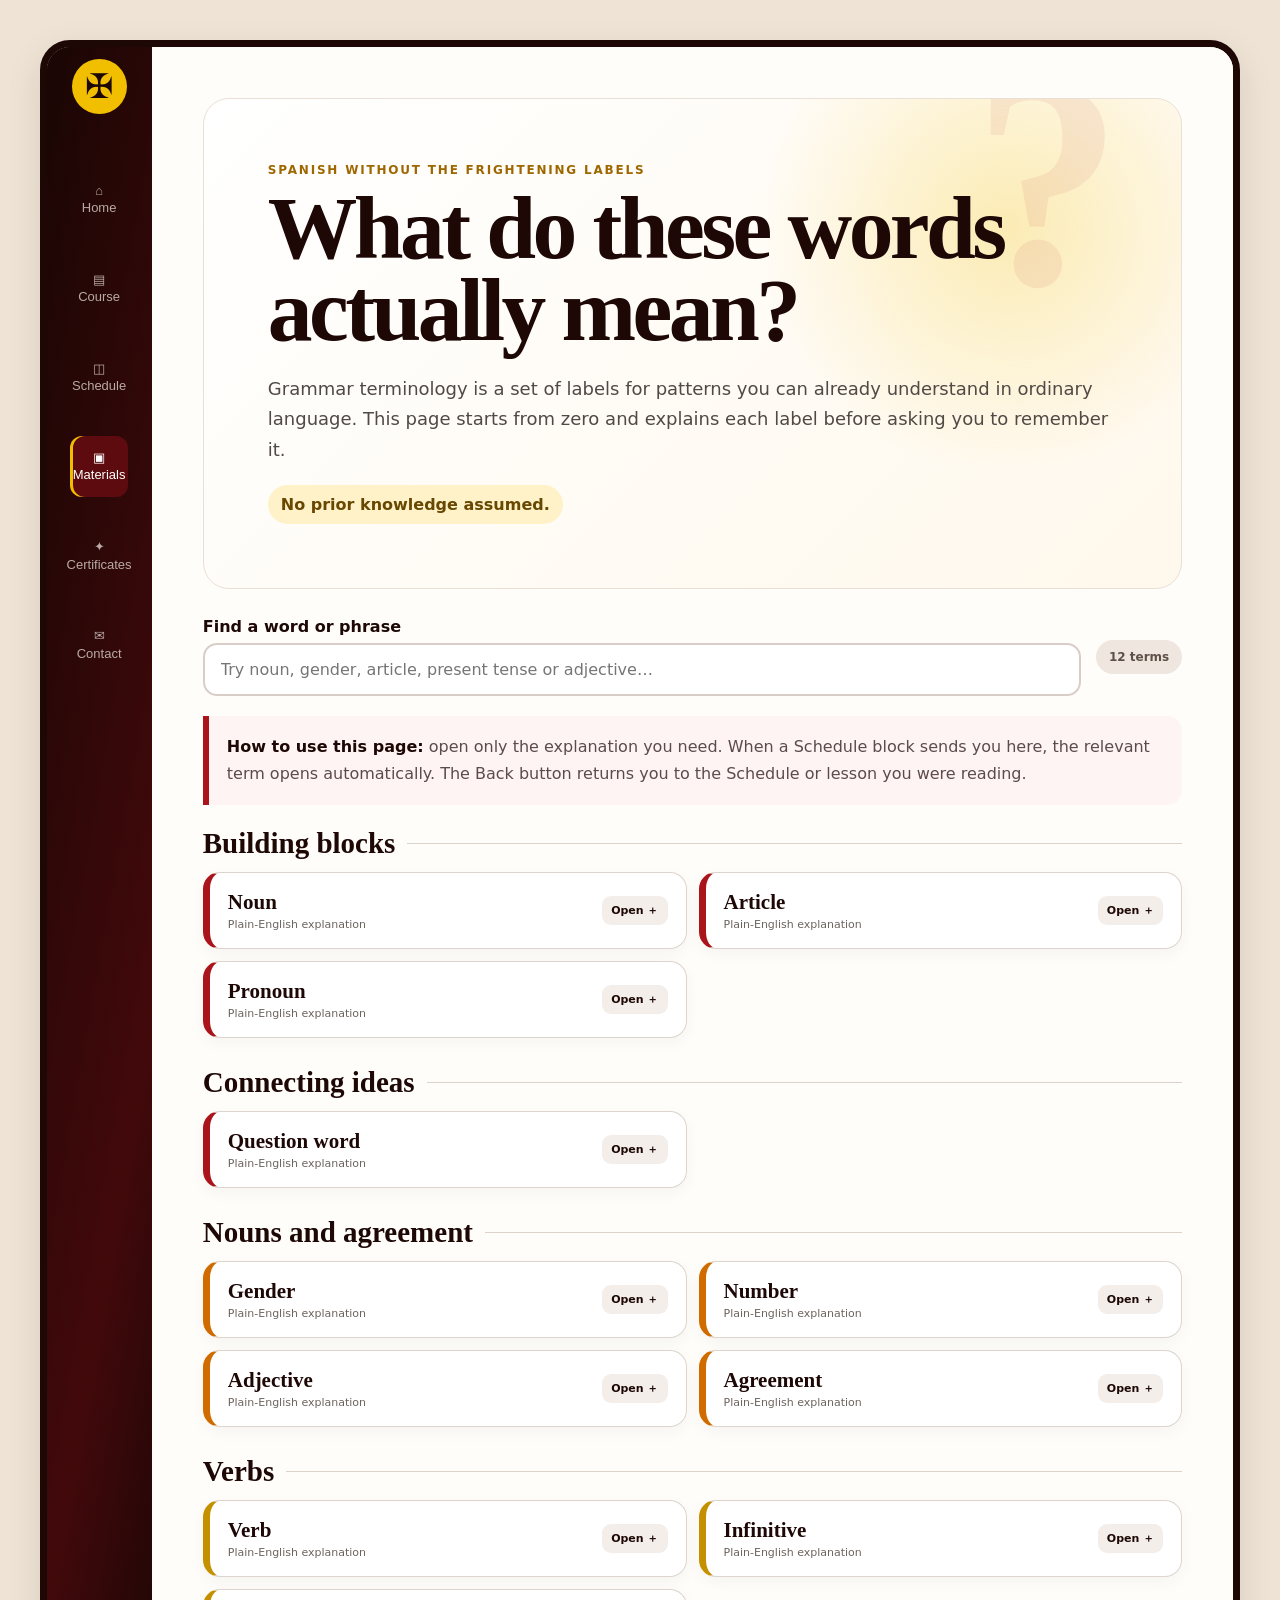
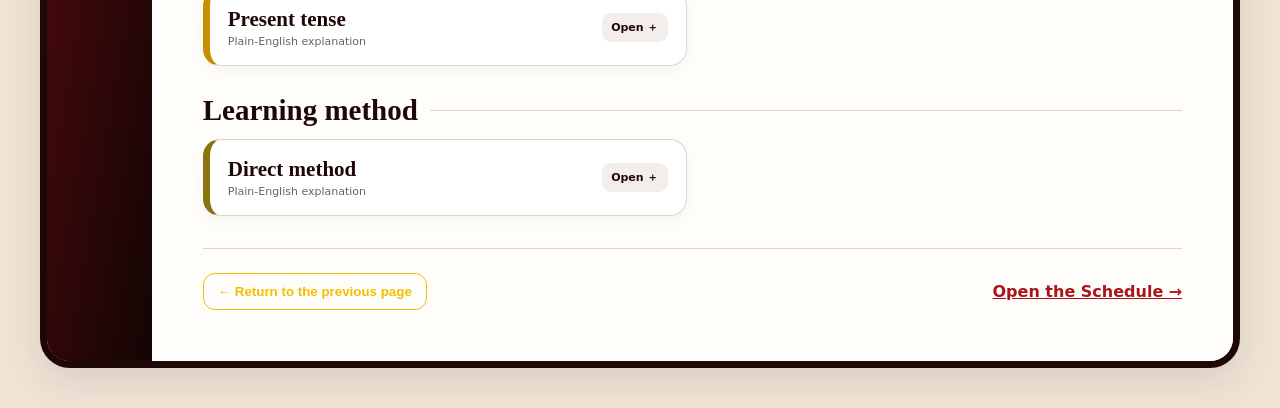
<file: terminology.html>
<!doctype html>
<html lang="en-GB">
<head>
<meta charset="utf-8">
<meta name="viewport" content="width=device-width,initial-scale=1">
<title>Spanish without the frightening labels — The Spanish Experiment</title>
<link rel="stylesheet" href="personal-shell.css?v=20260722-2">
<style>
:root{--ink:#1d0806;--paper:#fffdf9;--cream:#f5eee4;--line:#dfd5cc;--muted:#6d635d;--burgundy:#aa151b;--blue:#aa151b;--gold:#f1bf00;--purple:#aa151b;--green:#8a7410;--shadow:0 12px 36px rgba(33,12,9,.10)}*{box-sizing:border-box}html{scroll-behavior:smooth}body{margin:0;min-width:320px;color:var(--ink);background:#efe3d6;font-family:Inter,ui-sans-serif,system-ui,-apple-system,BlinkMacSystemFont,"Segoe UI",sans-serif}.shell{min-height:100vh;max-width:1500px;margin:auto;padding:14px}.frame{min-height:calc(100vh - 28px);overflow:hidden;border:7px solid var(--ink);border-radius:30px;background:var(--paper);box-shadow:var(--shadow)}.global-nav{position:sticky;top:0;z-index:20;display:flex;align-items:center;gap:22px;min-height:82px;padding:12px 22px;color:#fff;background:linear-gradient(100deg,#190604,#42090b 62%,#130504)}.brand{display:flex;align-items:center;gap:12px;min-width:250px}.brand-mark{display:grid;place-items:center;width:44px;height:44px;border:2px solid var(--gold);border-radius:50%;color:var(--gold);font-size:18px;font-weight:900}.brand strong{display:block;font-family:Georgia,serif;font-size:18px}.brand small{display:block;margin-top:2px;color:#dccfca;font-size:11px}.nav-links{display:flex;gap:8px;flex:1}.nav-links a{padding:13px 16px;color:#e7dcd7;text-decoration:none;border-radius:14px}.back{border:1px solid var(--gold);border-radius:12px;padding:10px 14px;background:transparent;color:var(--gold);font-weight:800;cursor:pointer}.page{padding:clamp(24px,4vw,64px)}.hero{position:relative;overflow:hidden;padding:clamp(28px,5vw,68px);border:1px solid #eadfd4;border-radius:26px;background:radial-gradient(circle at 82% 26%,rgba(241,191,0,.26),transparent 28%),linear-gradient(135deg,#fff,#fff8ec)}.hero:after{content:"?";position:absolute;right:6%;top:-18%;color:rgba(170,21,27,.07);font:700 300px Georgia,serif}.kicker{position:relative;z-index:1;margin:0 0 10px;color:#9e6700;font-size:12px;font-weight:900;letter-spacing:.15em;text-transform:uppercase}h1,h2,h3{font-family:Georgia,"Times New Roman",serif}h1{position:relative;z-index:1;max-width:1050px;margin:0;font-size:clamp(50px,7vw,102px);line-height:.92;letter-spacing:-.04em}.lede{position:relative;z-index:1;max-width:850px;margin:22px 0 0;color:#514945;font-size:18px;line-height:1.7}.reassurance{position:relative;z-index:1;display:inline-block;margin-top:20px;padding:10px 13px;border-radius:999px;background:#fff2c9;color:#684800;font-weight:900}.tools{display:grid;grid-template-columns:minmax(0,1fr) auto;gap:15px;align-items:center;margin:28px 0 20px}.search{position:relative}.search label{display:block;margin-bottom:7px;font-weight:900}.search input{width:100%;padding:15px 16px;border:2px solid #d9cec7;border-radius:14px;background:#fff;font:inherit}.search input:focus{outline:4px solid rgba(170,21,27,.14);border-color:var(--burgundy)}.count{padding:10px 13px;border-radius:999px;background:#efe7df;color:#5d5049;font-size:12px;font-weight:900}.intro{margin-bottom:22px;padding:18px;border-left:6px solid var(--burgundy);border-radius:0 15px 15px 0;background:#fff4f4;color:#5c4b4c;line-height:1.65}.intro strong{color:var(--ink)}.groups{display:grid;gap:28px}.group-heading{display:flex;align-items:center;gap:12px;margin:0 0 12px;font-size:29px}.group-heading:after{content:"";height:1px;flex:1;background:#ddd2ca}.term-list{display:grid;grid-template-columns:repeat(2,minmax(0,1fr));gap:12px}.term{overflow:hidden;border:1px solid #ddd4cd;border-left:7px solid var(--term-colour,var(--burgundy));border-radius:17px;background:#fff;box-shadow:0 5px 16px rgba(25,8,6,.04);scroll-margin-top:104px}.term summary{display:flex;align-items:center;justify-content:space-between;gap:15px;padding:17px 18px;cursor:pointer;list-style:none}.term summary::-webkit-details-marker{display:none}.term-title{display:block;font:700 21px Georgia,serif}.term-hint{display:block;margin-top:3px;color:var(--muted);font-size:11px}.term-toggle{flex:0 0 auto;padding:7px 9px;border-radius:9px;background:#f3eee9;font-size:11px;font-weight:900}.term-toggle .close-word{display:none}.term[open] .term-toggle .open-word{display:none}.term[open] .term-toggle .close-word{display:inline}.term-body{padding:0 18px 18px;border-top:1px solid #eee5df}.plain{margin:16px 0;color:#504843;font-size:16px;line-height:1.7}.example{padding:14px;border-left:5px solid var(--gold);border-radius:0 12px 12px 0;background:#fff8e3;color:#493f34;line-height:1.55}.example strong{display:block;margin-bottom:4px;color:#7b5400}.selected{box-shadow:0 0 0 4px rgba(241,191,0,.35),0 12px 28px rgba(25,8,6,.10)}.empty{display:none;padding:28px;border:1px dashed #ccbdb5;border-radius:18px;color:var(--muted);text-align:center}.footer{display:flex;justify-content:space-between;gap:18px;align-items:center;margin-top:32px;padding-top:24px;border-top:1px solid var(--line)}.footer a{color:var(--burgundy);font-weight:900}@media(max-width:900px){.term-list{grid-template-columns:1fr}.global-nav{align-items:flex-start;flex-wrap:wrap}.brand{min-width:auto}.nav-links{order:3;width:100%;overflow:auto}.nav-links a{white-space:nowrap}.back{margin-left:auto}}@media(max-width:620px){.shell{padding:0}.frame{border-width:5px;border-radius:0}.global-nav{padding:10px}.page{padding:18px}.hero{padding:28px 20px}.tools{grid-template-columns:1fr}.count{justify-self:start}.footer{align-items:flex-start;flex-direction:column}}
</style>
</head>
<body>
<div class="shell"><div class="frame">
<nav class="global-nav"><div class="brand"><span class="brand-mark">ES</span><span><strong>The Spanish Experiment</strong><small>Alan’s independent personal Spanish project</small></span></div></nav>
<main class="page">
<section class="hero"><p class="kicker">Spanish without the frightening labels</p><h1>What do these words actually mean?</h1><p class="lede">Grammar terminology is a set of labels for patterns you can already understand in ordinary language. This page starts from zero and explains each label before asking you to remember it.</p><span class="reassurance">No prior knowledge assumed.</span></section>
<div class="tools"><div class="search"><label for="termSearch">Find a word or phrase</label><input id="termSearch" type="search" placeholder="Try noun, gender, article, present tense or adjective…" autocomplete="off"></div><span class="count" id="termCount">Loading terms…</span></div>
<div class="intro"><strong>How to use this page:</strong> open only the explanation you need. When a Schedule block sends you here, the relevant term opens automatically. The Back button returns you to the Schedule or lesson you were reading.</div>
<div class="groups" id="termGroups"><div class="empty" style="display:block">Loading the terminology guide…</div></div>
<div class="empty" id="noResults">No matching term was found. Try a shorter word.</div>
<div class="footer"><button class="back" id="backButtonBottom">← Return to the previous page</button><a href="index.html#schedule">Open the Schedule →</a></div>
</main>
</div></div>
<script>
const params=new URLSearchParams(location.search);const requested=params.get('return');const selectedTerm=params.get('term');function safeReturn(){if(requested&&/^[a-z0-9._~!$&'()*+,;=:@%/?#-]+$/i.test(requested)&&!requested.startsWith('//')&&!requested.includes('://'))return requested;return 'index.html#schedule'}function goBack(){const ref=document.referrer;try{if(ref&&new URL(ref).origin===location.origin){history.back();return}}catch(error){}location.href=safeReturn()}document.getElementById('backButtonBottom').addEventListener('click',goBack);
const escapeHtml=value=>String(value??'').replace(/[&<>"']/g,character=>({'&':'&amp;','<':'&lt;','>':'&gt;','"':'&quot;',"'":'&#39;'}[character]));const colours={'Building blocks':'#aa151b','Nouns and agreement':'#d06b00','Verbs':'#c49000','Connecting ideas':'#aa151b','Learning method':'#8a7410'};let allTerms=[];
function renderTerms(terms){const target=document.getElementById('termGroups');const categories=[...new Set(allTerms.map(term=>term.category))];target.innerHTML=categories.map(category=>{const entries=terms.filter(term=>term.category===category);if(!entries.length)return '';return '<section class="term-group" data-category="'+escapeHtml(category)+'"><h2 class="group-heading">'+escapeHtml(category)+'</h2><div class="term-list">'+entries.map(term=>'<details class="term" id="'+escapeHtml(term.id)+'" data-search="'+escapeHtml(([term.term,term.plain,...(term.aliases||[])].join(' ')).toLowerCase())+'" style="--term-colour:'+escapeHtml(colours[category]||'#aa151b')+'"><summary><span><span class="term-title">'+escapeHtml(term.term)+'</span><span class="term-hint">Plain-English explanation</span></span><span class="term-toggle"><span class="open-word">Open</span><span class="close-word">Close</span> ＋</span></summary><div class="term-body"><p class="plain">'+escapeHtml(term.plain)+'</p><div class="example"><strong>Example</strong>'+escapeHtml(term.example)+'</div></div></details>').join('')+'</div></section>'}).join('');document.getElementById('termCount').textContent=terms.length+' '+(terms.length===1?'term':'terms');document.getElementById('noResults').style.display=terms.length?'none':'block'}
function openSelected(){if(!selectedTerm)return;const item=document.getElementById(selectedTerm);if(!item)return;item.open=true;item.classList.add('selected');setTimeout(()=>item.scrollIntoView({behavior:'smooth',block:'start'}),80)}
fetch('terminology-data.json',{cache:'no-store'}).then(response=>{if(!response.ok)throw new Error('The terminology guide could not be loaded.');return response.json()}).then(data=>{allTerms=Array.isArray(data.terms)?data.terms:[];renderTerms(allTerms);openSelected();const search=document.getElementById('termSearch');search.addEventListener('input',()=>{const query=search.value.trim().toLowerCase();const filtered=query?allTerms.filter(term=>[term.term,term.plain,term.example,...(term.aliases||[])].join(' ').toLowerCase().includes(query)):allTerms;renderTerms(filtered);if(!query)openSelected()})}).catch(error=>{document.getElementById('termGroups').innerHTML='<div class="empty" style="display:block"><strong>The terminology guide could not be opened.</strong><br>'+escapeHtml(error.message)+'</div>';document.getElementById('termCount').textContent='Unavailable'});
</script>
<script src="personal-shell.js?v=20260722-2"></script>
</body>
</html>
</file>
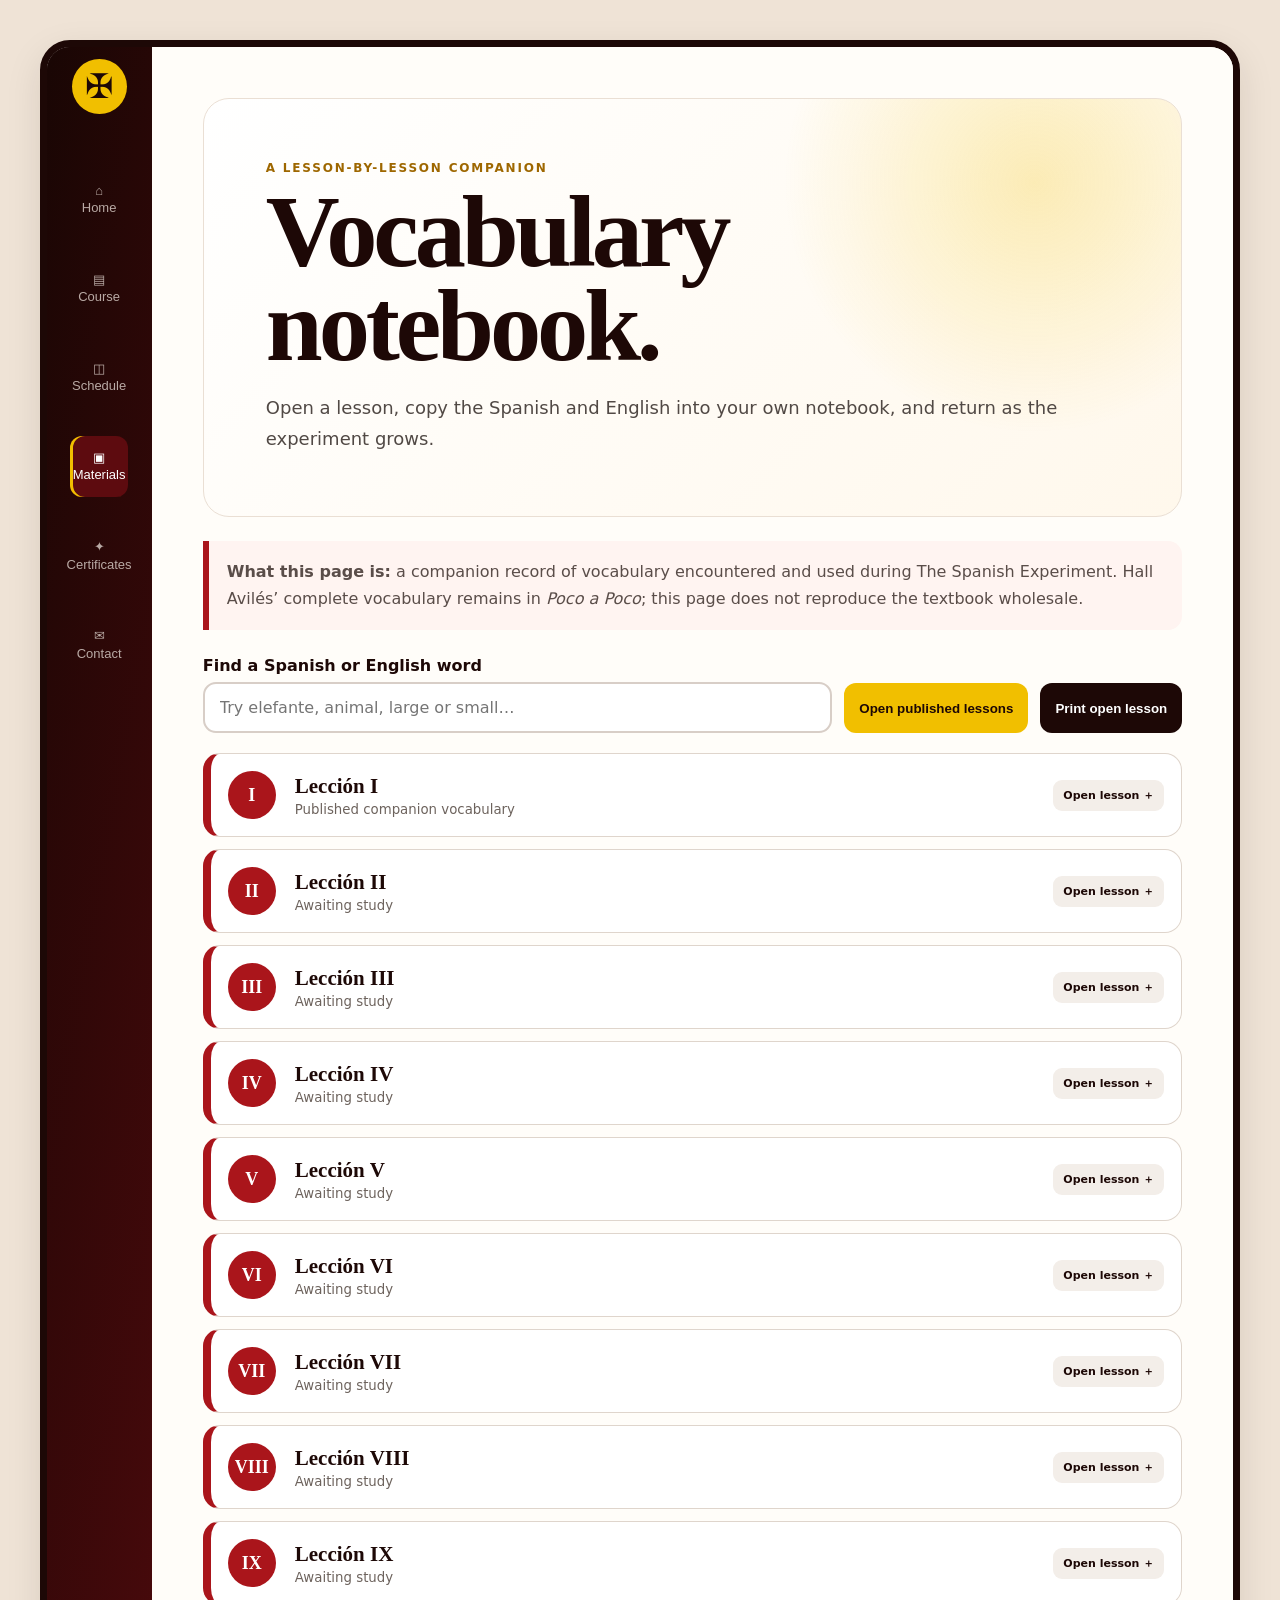
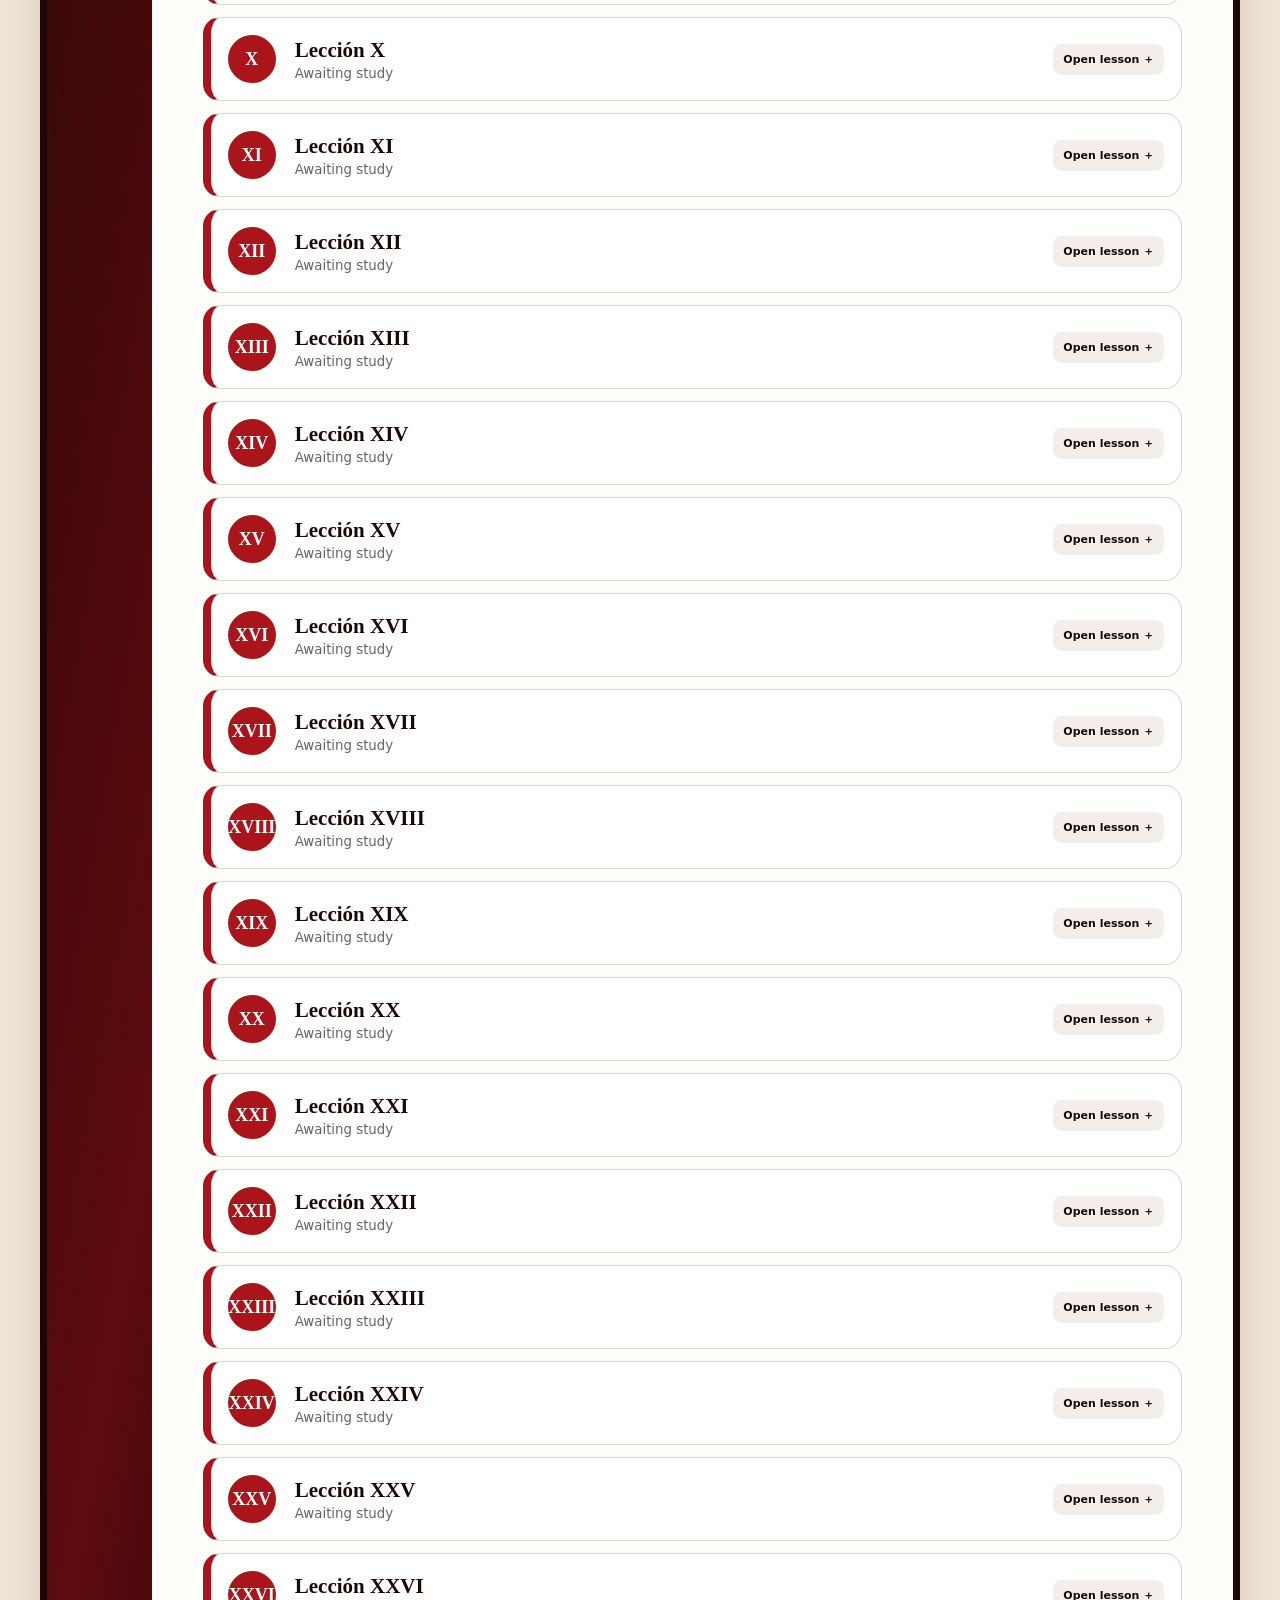
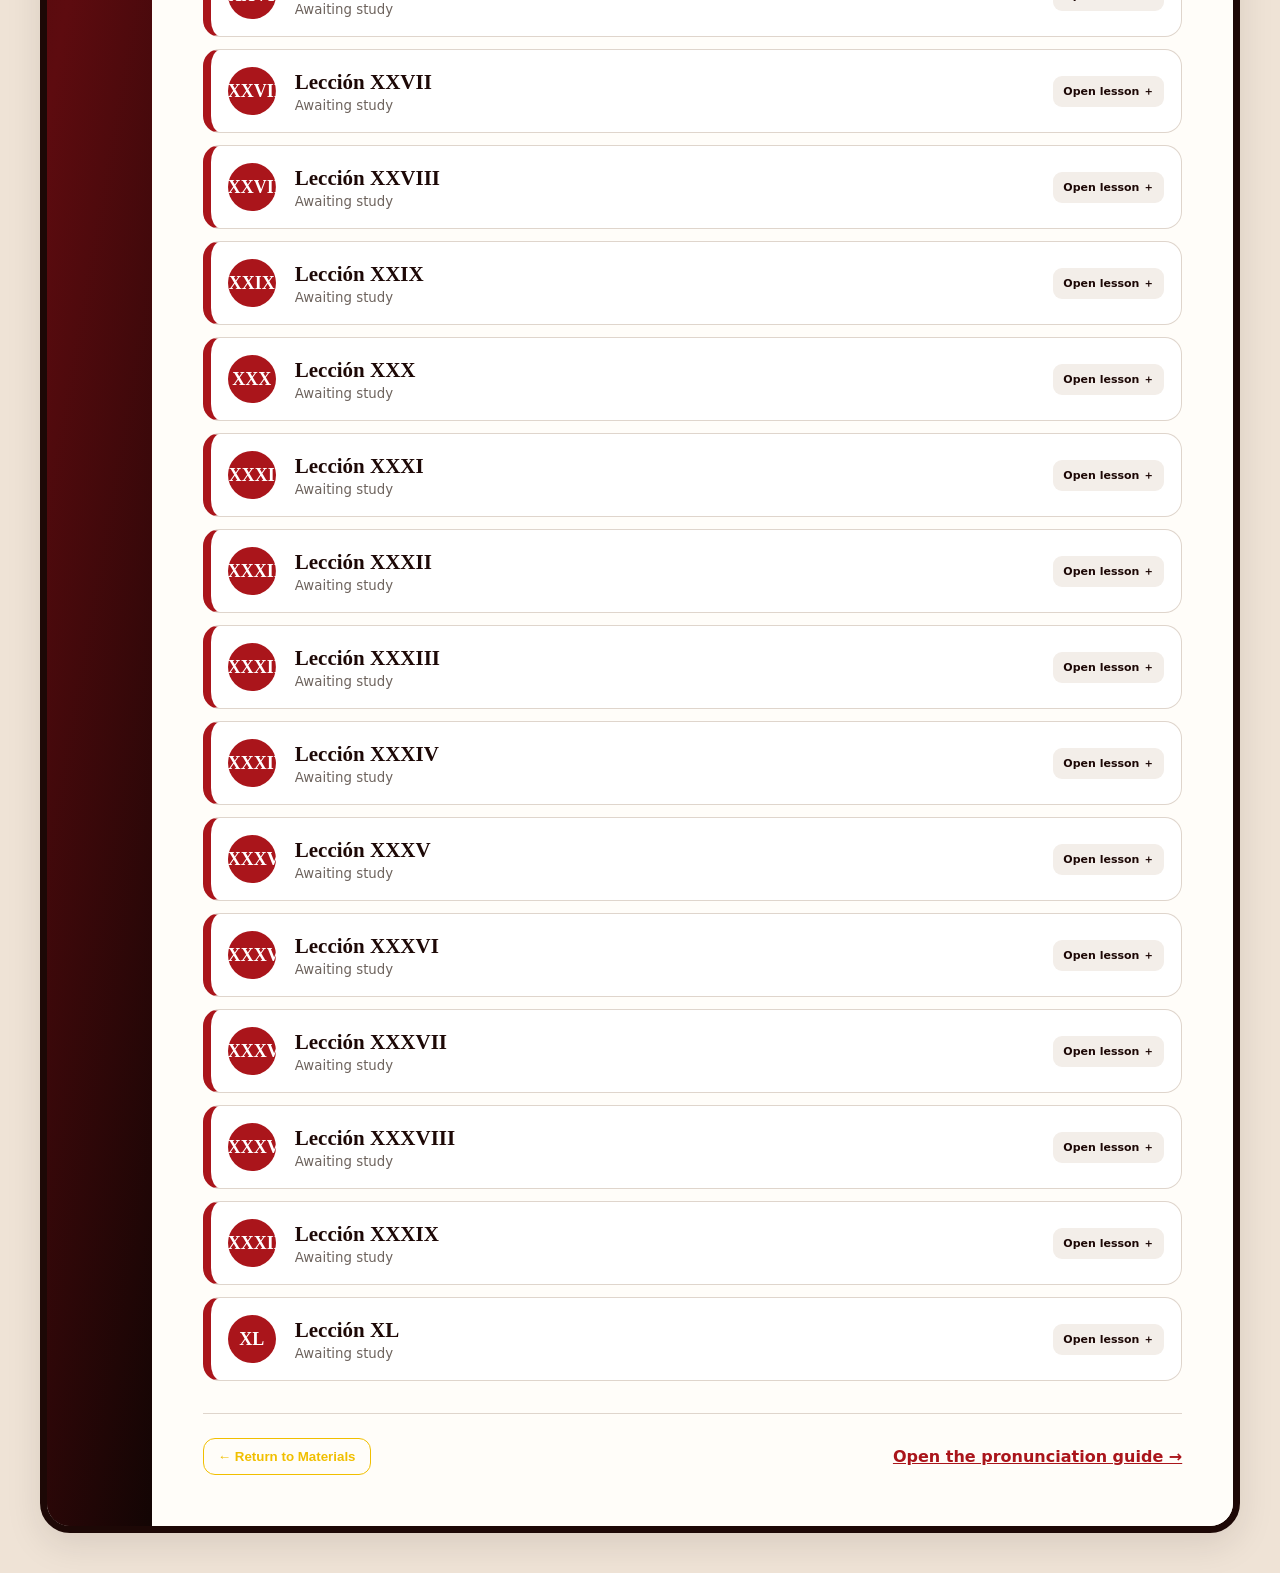
<file: vocabulary.html>
<!doctype html>
<html lang="en-GB">
<head>
<meta charset="utf-8">
<meta name="viewport" content="width=device-width,initial-scale=1">
<title>Vocabulary Notebook — The Spanish Experiment</title>
<link rel="stylesheet" href="personal-shell.css?v=20260722-2">
<style>
:root{--ink:#1d0806;--paper:#fffdf9;--line:#dfd5cc;--muted:#6d635d;--burgundy:#aa151b;--blue:#aa151b;--gold:#f1bf00;--green:#8a7410;--shadow:0 12px 36px rgba(33,12,9,.10)}*{box-sizing:border-box}html{scroll-behavior:smooth}body{margin:0;min-width:320px;color:var(--ink);background:#efe3d6;font-family:Inter,ui-sans-serif,system-ui,-apple-system,BlinkMacSystemFont,"Segoe UI",sans-serif}.shell{min-height:100vh;max-width:1450px;margin:auto;padding:14px}.frame{min-height:calc(100vh - 28px);overflow:hidden;border:7px solid var(--ink);border-radius:30px;background:var(--paper);box-shadow:var(--shadow)}.global-nav{position:sticky;top:0;z-index:20;display:flex;align-items:center;gap:22px;min-height:82px;padding:12px 22px;color:#fff;background:linear-gradient(100deg,#190604,#5d0b0f 62%,#130504)}.brand{display:flex;align-items:center;gap:12px;min-width:250px}.brand-mark{display:grid;place-items:center;width:44px;height:44px;border:2px solid var(--gold);border-radius:50%;color:var(--gold);font-weight:900}.brand strong{display:block;font-family:Georgia,serif;font-size:18px}.brand small{display:block;margin-top:2px;color:#dccfca;font-size:11px}.nav-links{display:flex;gap:8px;flex:1}.nav-links a{padding:13px 16px;color:#e7dcd7;text-decoration:none;border-radius:14px}.back{border:1px solid var(--gold);border-radius:12px;padding:10px 14px;background:transparent;color:var(--gold);font-weight:800;cursor:pointer}.page{padding:clamp(24px,4vw,60px)}.hero{padding:clamp(28px,5vw,62px);border:1px solid #eadfd4;border-radius:26px;background:radial-gradient(circle at 85% 20%,rgba(241,191,0,.25),transparent 28%),linear-gradient(135deg,#fff,#fff8ec)}.kicker{margin:0 0 10px;color:#9e6700;font-size:12px;font-weight:900;letter-spacing:.15em;text-transform:uppercase}h1,h2,h3{font-family:Georgia,"Times New Roman",serif}h1{margin:0;font-size:clamp(54px,8vw,108px);line-height:.92;letter-spacing:-.04em}.lede{max-width:850px;margin:20px 0 0;color:#514945;font-size:18px;line-height:1.7}.copyright-note{margin:24px 0;padding:18px;border-left:6px solid var(--burgundy);border-radius:0 14px 14px 0;background:#fff4f1;color:#5a4d49;line-height:1.65}.tools{display:grid;grid-template-columns:minmax(0,1fr) auto auto;gap:12px;align-items:end;margin:26px 0 20px}.tools label{display:block;margin-bottom:7px;font-weight:900}.tools input{width:100%;padding:14px 15px;border:2px solid #d8cec7;border-radius:13px;font:inherit}.action{min-height:50px;padding:12px 15px;border:0;border-radius:12px;background:var(--ink);color:#fff;font-weight:900;cursor:pointer}.action.gold{background:var(--gold);color:var(--ink)}.lesson-list{display:grid;gap:12px}.lesson{overflow:hidden;border:1px solid var(--line);border-left:8px solid var(--burgundy);border-radius:17px;background:#fff}.lesson summary{display:grid;grid-template-columns:54px minmax(0,1fr) auto;gap:13px;align-items:center;padding:17px;cursor:pointer;list-style:none}.lesson summary::-webkit-details-marker{display:none}.number{display:grid;place-items:center;width:48px;height:48px;border-radius:50%;background:var(--burgundy);color:#fff;font:700 18px Georgia,serif}.lesson-title strong,.lesson-title small{display:block}.lesson-title strong{font:700 21px Georgia,serif}.lesson-title small{margin-top:3px;color:var(--muted)}.toggle{padding:8px 10px;border-radius:9px;background:#f3eee9;font-size:11px;font-weight:900}.toggle .close-word{display:none}.lesson[open] .toggle .open-word{display:none}.lesson[open] .toggle .close-word{display:inline}.lesson-body{padding:0 20px 20px;border-top:1px solid #eee5df}.vocab-table{width:100%;margin-top:18px;border-collapse:collapse}.vocab-table th,.vocab-table td{padding:12px;border:1px solid #e0d7d0;text-align:left;vertical-align:top}.vocab-table thead th{background:#f7f1eb}.vocab-table tbody th{width:36%;color:var(--burgundy);font:700 18px Georgia,serif}.awaiting{margin:18px 0 0;padding:18px;border-radius:13px;background:#f7f3ef;color:var(--muted)}.lesson-actions{display:flex;gap:10px;flex-wrap:wrap;margin-top:15px}.small-action{padding:9px 12px;border:1px solid #cfbdb3;border-radius:10px;background:#fff;color:var(--ink);font-weight:800;cursor:pointer}.empty{display:none;padding:28px;border:1px dashed #ccbdb5;border-radius:18px;color:var(--muted);text-align:center}.footer{display:flex;justify-content:space-between;gap:18px;align-items:center;margin-top:32px;padding-top:24px;border-top:1px solid var(--line)}.footer a{color:var(--burgundy);font-weight:900}@media(max-width:800px){.global-nav{align-items:flex-start;flex-wrap:wrap}.brand{min-width:auto}.nav-links{order:3;width:100%;overflow:auto}.nav-links a{white-space:nowrap}.back{margin-left:auto}.tools{grid-template-columns:1fr 1fr}.tools .search{grid-column:1/-1}.lesson summary{grid-template-columns:48px minmax(0,1fr)}.toggle{grid-column:1/-1;text-align:center}}@media(max-width:600px){.shell{padding:0}.frame{border-width:5px;border-radius:0}.page{padding:18px}.global-nav{padding:10px}.hero{padding:28px 20px}.tools{grid-template-columns:1fr}.tools .search{grid-column:auto}.vocab-table th,.vocab-table td{padding:10px}.footer{align-items:flex-start;flex-direction:column}}@media print{body{background:#fff}.shell{padding:0}.frame{border:0;box-shadow:none}.global-nav,.hero,.tools,.copyright-note,.footer,.toggle,.lesson-actions{display:none!important}.page{padding:0}.lesson{display:none;border:0}.lesson[open]{display:block}.lesson[open] .lesson-body{border:0;padding:0}.lesson[open] summary{padding:0 0 12px}.vocab-table{font-size:12pt}}
</style>
</head>
<body>
<div class="shell"><div class="frame">
<nav class="global-nav"><div class="brand"><span class="brand-mark">ES</span><span><strong>The Spanish Experiment</strong><small>Alan’s independent personal Spanish project</small></span></div></nav>
<main class="page"><section class="hero"><p class="kicker">A lesson-by-lesson companion</p><h1>Vocabulary notebook.</h1><p class="lede">Open a lesson, copy the Spanish and English into your own notebook, and return as the experiment grows.</p></section><div class="copyright-note"><strong>What this page is:</strong> a companion record of vocabulary encountered and used during The Spanish Experiment. Hall Avilés’ complete vocabulary remains in <em>Poco a Poco</em>; this page does not reproduce the textbook wholesale.</div><div class="tools"><div class="search"><label for="search">Find a Spanish or English word</label><input id="search" type="search" placeholder="Try elefante, animal, large or small…"></div><button class="action gold" id="openPublished">Open published lessons</button><button class="action" onclick="window.print()">Print open lesson</button></div><section class="lesson-list" id="lessonList"><div class="empty" style="display:block">Loading vocabulary…</div></section><div class="empty" id="noResults">No matching vocabulary was found.</div><div class="footer"><button class="back" id="backButtonBottom">← Return to Materials</button><a href="pronunciation.html?return=vocabulary.html">Open the pronunciation guide →</a></div></main>
</div></div>
<script>
const params=new URLSearchParams(location.search),requested=params.get('return');function safeReturn(){if(requested&&/^[a-z0-9._~!$&'()*+,;=:@%/?#-]+$/i.test(requested)&&!requested.startsWith('//')&&!requested.includes('://'))return requested;return 'index.html#materials'}function goBack(){const ref=document.referrer;try{if(ref&&new URL(ref).origin===location.origin){history.back();return}}catch(e){}location.href=safeReturn()}document.getElementById('backButtonBottom').addEventListener('click',goBack);const roman=n=>{const map=[[50,'L'],[40,'XL'],[10,'X'],[9,'IX'],[5,'V'],[4,'IV'],[1,'I']];let v=n,r='';for(const [a,s] of map){while(v>=a){r+=s;v-=a}}return r},esc=v=>String(v??'').replace(/[&<>"']/g,c=>({'&':'&amp;','<':'&lt;','>':'&gt;','"':'&quot;',"'":'&#39;'}[c]));let model=null;function copyLesson(number){const entry=(model.lessons||[]).find(item=>Number(item.lesson)===number);if(!entry||!entry.words?.length)return;const text=['Lección '+(entry.roman||roman(number)),'',...entry.words.map(word=>word.spanish+' — '+word.english)].join('\n');navigator.clipboard.writeText(text).then(()=>{const b=document.querySelector('[data-copy="'+number+'"]');if(b){const old=b.textContent;b.textContent='Copied';setTimeout(()=>b.textContent=old,1200)}})}function render(query=''){const entries=new Map((model.lessons||[]).map(item=>[Number(item.lesson),item])),q=query.trim().toLowerCase();let visible=0;document.getElementById('lessonList').innerHTML=Array.from({length:model.totalLessons},(_,i)=>{const number=i+1,entry=entries.get(number),words=entry?.words||[],haystack=[number,entry?.roman,entry?.status,...words.flatMap(word=>[word.spanish,word.english])].join(' ').toLowerCase();if(q&&!haystack.includes(q))return '';visible++;const body=words.length?'<table class="vocab-table"><thead><tr><th>Spanish</th><th>English</th></tr></thead><tbody>'+words.map(word=>'<tr><th scope="row">'+esc(word.spanish)+'</th><td>'+esc(word.english)+'</td></tr>').join('')+'</tbody></table><div class="lesson-actions"><button class="small-action" data-copy="'+number+'" onclick="copyLesson('+number+')">Copy this lesson</button></div>':'<p class="awaiting">Vocabulary will be added when this lesson is studied and published.</p>';return '<details class="lesson" data-published="'+(words.length?'yes':'no')+'"><summary><span class="number">'+roman(number)+'</span><span class="lesson-title"><strong>Lección '+roman(number)+'</strong><small>'+(words.length?esc(entry.status||'Published companion vocabulary'):'Awaiting study')+'</small></span><span class="toggle"><span class="open-word">Open</span><span class="close-word">Close</span> lesson ＋</span></summary><div class="lesson-body">'+body+'</div></details>'}).join('');document.getElementById('noResults').style.display=visible?'none':'block'}fetch('vocabulary-data.json',{cache:'no-store'}).then(r=>{if(!r.ok)throw new Error('Vocabulary could not be loaded.');return r.json()}).then(data=>{model=data;render();document.getElementById('search').addEventListener('input',e=>render(e.target.value));document.getElementById('openPublished').addEventListener('click',()=>document.querySelectorAll('.lesson[data-published="yes"]').forEach(item=>item.open=true))}).catch(error=>{document.getElementById('lessonList').innerHTML='<div class="empty" style="display:block"><strong>Vocabulary unavailable.</strong><br>'+esc(error.message)+'</div>'});
</script>
<script src="personal-shell.js?v=20260722-2"></script>
</body>
</html>
</file>
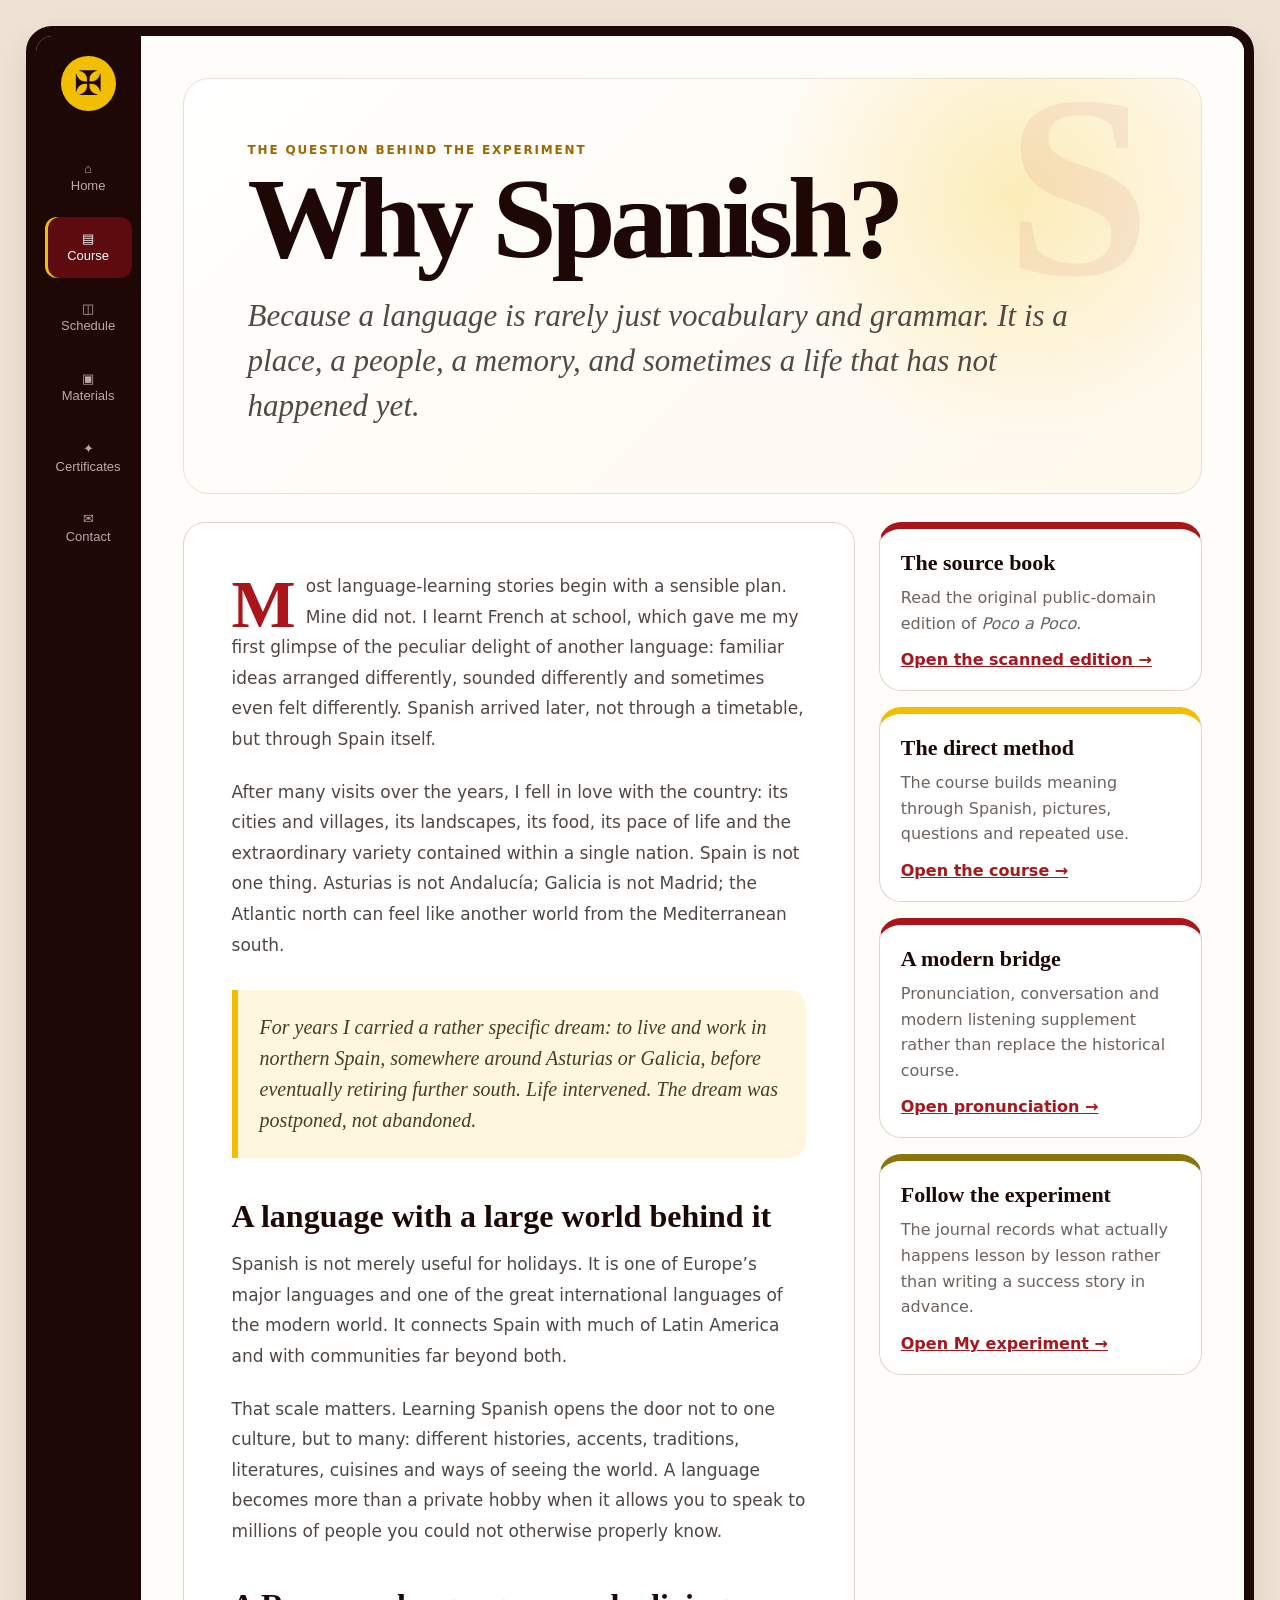
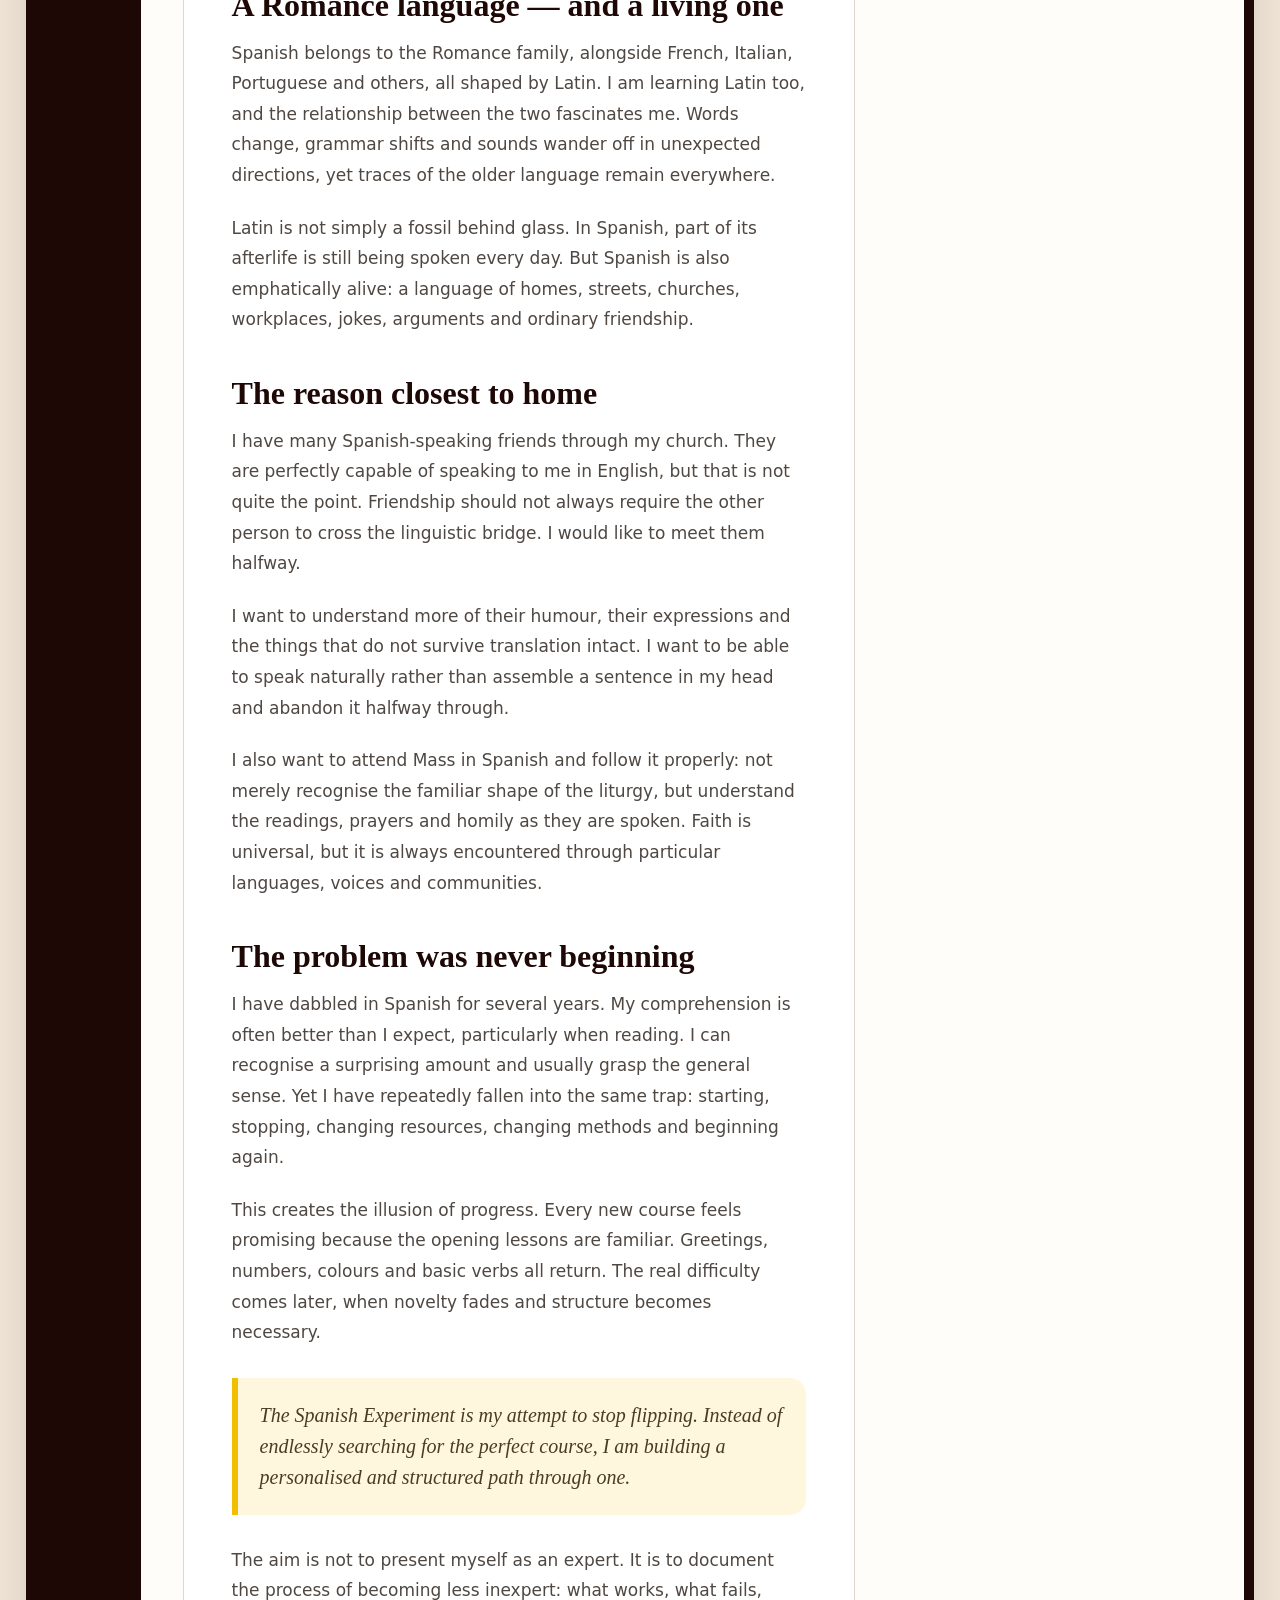
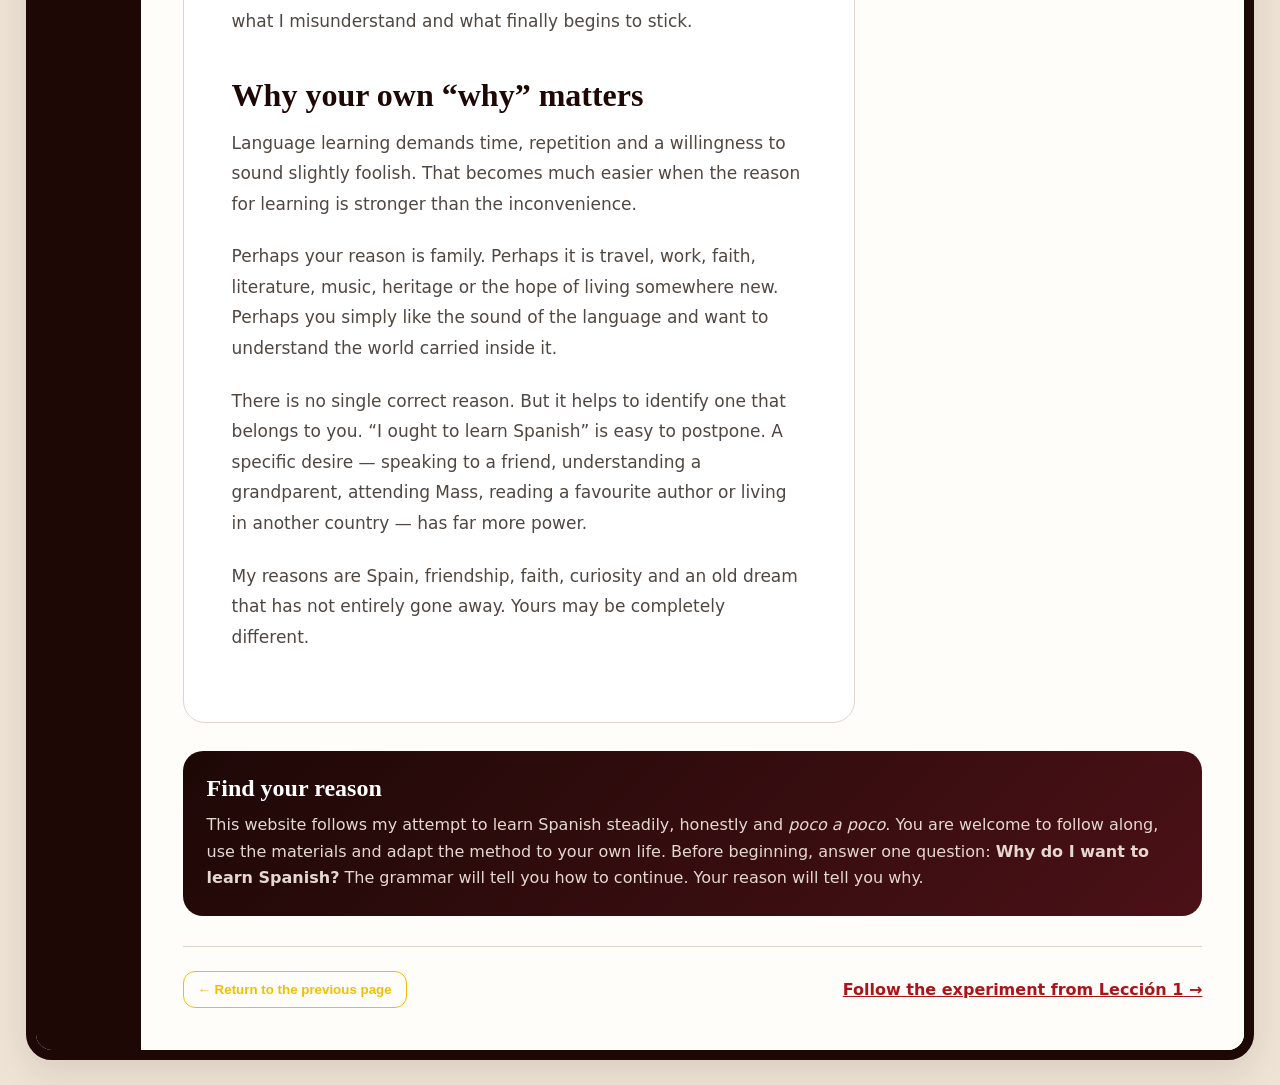
<file: why-spanish.html>
<!doctype html>
<html lang="en-GB">
<head>
<meta charset="utf-8">
<meta name="viewport" content="width=device-width,initial-scale=1">
<title>Why Spanish? — The Spanish Experiment</title>
<style>
:root{--ink:#1d0806;--paper:#fffdf9;--cream:#f5eee4;--line:#dfd5cc;--muted:#6d635d;--burgundy:#aa151b;--blue:#aa151b;--gold:#f1bf00;--purple:#aa151b;--green:#8a7410;--shadow:0 12px 36px rgba(33,12,9,.10)}*{box-sizing:border-box}html{scroll-behavior:smooth}body{margin:0;min-width:320px;color:var(--ink);background:#efe3d6;font-family:Inter,ui-sans-serif,system-ui,-apple-system,BlinkMacSystemFont,"Segoe UI",sans-serif}.shell{min-height:100vh;max-width:1500px;margin:auto;padding:14px}.frame{min-height:calc(100vh - 28px);overflow:hidden;border:7px solid var(--ink);border-radius:30px;background:var(--paper);box-shadow:var(--shadow)}.global-nav{display:flex;align-items:center;gap:22px;min-height:82px;padding:12px 22px;color:#fff;background:linear-gradient(100deg,#190604,#250707 62%,#130504)}.brand{display:flex;align-items:center;gap:12px;min-width:250px}.brand-mark{display:grid;place-items:center;width:44px;height:44px;border:2px solid var(--gold);border-radius:50%;color:var(--gold);font-size:15px;font-weight:900}.brand strong{display:block;font-family:Georgia,serif;font-size:18px}.brand small{display:block;margin-top:2px;color:#dccfca;font-size:11px}.nav-links{display:flex;gap:8px;flex:1}.nav-links a{padding:13px 16px;color:#e7dcd7;text-decoration:none;border-radius:14px}.nav-links a[aria-current="page"]{color:#fff;background:linear-gradient(135deg,#5b1417,#37100e);box-shadow:inset 4px 0 var(--gold)}.back{border:1px solid var(--gold);border-radius:12px;padding:10px 14px;background:transparent;color:var(--gold);font-weight:800;cursor:pointer}.page{padding:clamp(24px,4vw,64px)}.hero{position:relative;overflow:hidden;padding:clamp(28px,5vw,72px);border:1px solid #eadfd4;border-radius:26px;background:radial-gradient(circle at 82% 28%,rgba(241,191,0,.24),transparent 28%),linear-gradient(135deg,#fff,#fff8ec)}.hero:after{content:"S";position:absolute;right:5%;top:-10%;color:rgba(170,21,27,.07);font:700 260px Georgia,serif}.kicker{margin:0 0 10px;color:#9e6700;font-size:12px;font-weight:900;letter-spacing:.15em;text-transform:uppercase}h1,h2,h3{font-family:Georgia,"Times New Roman",serif}h1{position:relative;z-index:1;margin:0;font-size:clamp(58px,9vw,126px);line-height:.9;letter-spacing:-.045em}.lede{position:relative;z-index:1;max-width:850px;margin:24px 0 0;color:#514945;font:italic clamp(21px,3vw,31px)/1.45 Georgia,serif}.story{display:grid;grid-template-columns:minmax(0,1.35fr) minmax(280px,.65fr);gap:24px;margin-top:28px}.article,.aside-card{border:1px solid var(--line);border-radius:22px;background:#fff}.article{padding:clamp(24px,4vw,48px)}.article p{margin:0 0 22px;color:#4f4742;font-size:17px;line-height:1.8}.article p:first-of-type::first-letter{float:left;margin:8px 10px 0 0;color:var(--burgundy);font:700 68px/.75 Georgia,serif}.article h2{margin:40px 0 14px;font-size:32px}.callout{margin:30px 0;padding:22px;border-left:6px solid var(--gold);border-radius:0 16px 16px 0;background:#fff7dd;color:#493c24;font:italic 20px/1.55 Georgia,serif}.aside{display:grid;align-content:start;gap:16px}.aside-card{padding:21px}.aside-card h3{margin:0 0 9px;font-size:22px}.aside-card p{margin:0;color:var(--muted);line-height:1.6}.aside-card a{display:inline-block;margin-top:14px;color:var(--burgundy);font-weight:900}.blue{border-top:7px solid var(--blue)}.gold{border-top:7px solid var(--gold)}.purple{border-top:7px solid var(--purple)}.green{border-top:7px solid var(--green)}.note{margin-top:28px;padding:24px;border-radius:20px;color:#fff;background:linear-gradient(135deg,#1d0806,#4b1117)}.note h2{margin:0 0 10px}.note p{margin:0;color:#e5d8d1;line-height:1.65}.footer{display:flex;justify-content:space-between;gap:18px;align-items:center;margin-top:30px;padding-top:24px;border-top:1px solid var(--line)}.footer a{color:var(--burgundy);font-weight:900}@media(max-width:900px){.story{grid-template-columns:1fr}.global-nav{align-items:flex-start;flex-wrap:wrap}.brand{min-width:auto}.nav-links{order:3;width:100%;overflow:auto}.nav-links a{white-space:nowrap}.back{margin-left:auto}}@media(max-width:600px){.shell{padding:0}.frame{border-width:5px;border-radius:0}.global-nav{padding:10px}.page{padding:18px}.hero{padding:28px 20px}.article{padding:23px}.footer{align-items:flex-start;flex-direction:column}}
</style>
<link rel="stylesheet" href="personal-shell.css?v=20260722-2">
</head>
<body>
<div class="shell"><div class="frame">
<nav class="global-nav">
  <div class="brand"><span class="brand-mark">ES</span><span><strong>The Spanish Experiment</strong><small>A public journey into Spanish</small></span></div>
  <div class="nav-links"><a href="index.html#home">Home</a><a href="course.html">Course</a><a href="experiment.html">My experiment</a><a href="why-spanish.html" aria-current="page">Why Spanish?</a></div>
  <button class="back" id="backButton">← Back</button>
</nav>
<main class="page">
  <section class="hero"><p class="kicker">The question behind the experiment</p><h1>Why Spanish?</h1><p class="lede">Because a language is rarely just vocabulary and grammar. It is a place, a people, a memory, and sometimes a life that has not happened yet.</p></section>
  <div class="story">
    <article class="article">
      <p>Most language-learning stories begin with a sensible plan. Mine did not. I learnt French at school, which gave me my first glimpse of the peculiar delight of another language: familiar ideas arranged differently, sounded differently and sometimes even felt differently. Spanish arrived later, not through a timetable, but through Spain itself.</p>
      <p>After many visits over the years, I fell in love with the country: its cities and villages, its landscapes, its food, its pace of life and the extraordinary variety contained within a single nation. Spain is not one thing. Asturias is not Andalucía; Galicia is not Madrid; the Atlantic north can feel like another world from the Mediterranean south.</p>
      <div class="callout">For years I carried a rather specific dream: to live and work in northern Spain, somewhere around Asturias or Galicia, before eventually retiring further south. Life intervened. The dream was postponed, not abandoned.</div>
      <h2>A language with a large world behind it</h2>
      <p>Spanish is not merely useful for holidays. It is one of Europe’s major languages and one of the great international languages of the modern world. It connects Spain with much of Latin America and with communities far beyond both.</p>
      <p>That scale matters. Learning Spanish opens the door not to one culture, but to many: different histories, accents, traditions, literatures, cuisines and ways of seeing the world. A language becomes more than a private hobby when it allows you to speak to millions of people you could not otherwise properly know.</p>
      <h2>A Romance language — and a living one</h2>
      <p>Spanish belongs to the Romance family, alongside French, Italian, Portuguese and others, all shaped by Latin. I am learning Latin too, and the relationship between the two fascinates me. Words change, grammar shifts and sounds wander off in unexpected directions, yet traces of the older language remain everywhere.</p>
      <p>Latin is not simply a fossil behind glass. In Spanish, part of its afterlife is still being spoken every day. But Spanish is also emphatically alive: a language of homes, streets, churches, workplaces, jokes, arguments and ordinary friendship.</p>
      <h2>The reason closest to home</h2>
      <p>I have many Spanish-speaking friends through my church. They are perfectly capable of speaking to me in English, but that is not quite the point. Friendship should not always require the other person to cross the linguistic bridge. I would like to meet them halfway.</p>
      <p>I want to understand more of their humour, their expressions and the things that do not survive translation intact. I want to be able to speak naturally rather than assemble a sentence in my head and abandon it halfway through.</p>
      <p>I also want to attend Mass in Spanish and follow it properly: not merely recognise the familiar shape of the liturgy, but understand the readings, prayers and homily as they are spoken. Faith is universal, but it is always encountered through particular languages, voices and communities.</p>
      <h2>The problem was never beginning</h2>
      <p>I have dabbled in Spanish for several years. My comprehension is often better than I expect, particularly when reading. I can recognise a surprising amount and usually grasp the general sense. Yet I have repeatedly fallen into the same trap: starting, stopping, changing resources, changing methods and beginning again.</p>
      <p>This creates the illusion of progress. Every new course feels promising because the opening lessons are familiar. Greetings, numbers, colours and basic verbs all return. The real difficulty comes later, when novelty fades and structure becomes necessary.</p>
      <div class="callout">The Spanish Experiment is my attempt to stop flipping. Instead of endlessly searching for the perfect course, I am building a personalised and structured path through one.</div>
      <p>The aim is not to present myself as an expert. It is to document the process of becoming less inexpert: what works, what fails, what I misunderstand and what finally begins to stick.</p>
      <h2>Why your own “why” matters</h2>
      <p>Language learning demands time, repetition and a willingness to sound slightly foolish. That becomes much easier when the reason for learning is stronger than the inconvenience.</p>
      <p>Perhaps your reason is family. Perhaps it is travel, work, faith, literature, music, heritage or the hope of living somewhere new. Perhaps you simply like the sound of the language and want to understand the world carried inside it.</p>
      <p>There is no single correct reason. But it helps to identify one that belongs to you. “I ought to learn Spanish” is easy to postpone. A specific desire — speaking to a friend, understanding a grandparent, attending Mass, reading a favourite author or living in another country — has far more power.</p>
      <p>My reasons are Spain, friendship, faith, curiosity and an old dream that has not entirely gone away. Yours may be completely different.</p>
    </article>
    <aside class="aside">
      <section class="aside-card blue"><h3>The source book</h3><p>Read the original public-domain edition of <em>Poco a Poco</em>.</p><a href="https://archive.org/details/pocopocoelementa00hallrich" target="_blank" rel="noopener">Open the scanned edition →</a></section>
      <section class="aside-card gold"><h3>The direct method</h3><p>The course builds meaning through Spanish, pictures, questions and repeated use.</p><a href="course.html">Open the course →</a></section>
      <section class="aside-card purple"><h3>A modern bridge</h3><p>Pronunciation, conversation and modern listening supplement rather than replace the historical course.</p><a href="pronunciation.html">Open pronunciation →</a></section>
      <section class="aside-card green"><h3>Follow the experiment</h3><p>The journal records what actually happens lesson by lesson rather than writing a success story in advance.</p><a href="experiment.html?return=why-spanish.html">Open My experiment →</a></section>
    </aside>
  </div>
  <section class="note"><h2>Find your reason</h2><p>This website follows my attempt to learn Spanish steadily, honestly and <em>poco a poco</em>. You are welcome to follow along, use the materials and adapt the method to your own life. Before beginning, answer one question: <strong>Why do I want to learn Spanish?</strong> The grammar will tell you how to continue. Your reason will tell you why.</p></section>
  <div class="footer"><button class="back" id="backButtonBottom">← Return to the previous page</button><a href="course.html">Follow the experiment from Lección 1 →</a></div>
</main>
</div></div>
<script>const params=new URLSearchParams(location.search),requested=params.get('return');function safeReturn(){if(requested&&/^[a-z0-9._~!$&'()*+,;=:@%/?#-]+$/i.test(requested)&&!requested.startsWith('//')&&!requested.includes('://'))return requested;return 'course.html'}function goBack(){const ref=document.referrer;try{if(ref&&new URL(ref).origin===location.origin){history.back();return}}catch(e){}location.href=safeReturn()}document.getElementById('backButton').addEventListener('click',goBack);document.getElementById('backButtonBottom').addEventListener('click',goBack);</script>
<script src="personal-shell.js?v=20260722-2"></script>
</body>
</html>
</file>
<file: personal-shell.css>
@media (min-width:901px){
  html,body{min-height:100%;}
  body{margin:0;padding:2vw;background:#efe3d6;}
  .shell{min-height:96vh;max-width:none;margin:0;padding:0;}
  .frame{position:relative;min-height:96vh;border:10px solid var(--ink,#1d0806);border-radius:26px;display:grid;grid-template-columns:105px minmax(0,1fr);align-items:stretch;overflow:hidden;background:var(--paper,#fffdf9);}
  .frame::before{content:"";position:absolute;z-index:0;inset:0 auto 0 0;width:105px;background:var(--ink,#1d0806);pointer-events:none;}
  .global-nav,.nav{position:relative;z-index:30;grid-column:1;grid-row:1;align-self:stretch;width:105px;height:auto;min-height:100%;box-sizing:border-box;padding:20px 9px;background:transparent;display:flex;flex-direction:column;align-items:stretch;gap:3px;color:#fff;}
  .personal-shell-logo{display:grid;place-items:center;width:55px;height:55px;margin:0 auto 30px;border-radius:50%;background:var(--gold,#f1bf00);color:var(--ink,#1d0806);font:34px Georgia,serif;}
  .personal-shell-link{display:block;margin:3px 0;padding:13px 3px;border-radius:12px;color:#b9aaa5;text-align:center;text-decoration:none;font:13px/1.35 Arial,sans-serif;}
  .personal-shell-link:hover,.personal-shell-link:focus-visible,.personal-shell-link.on{color:#fff;background:#5d0b0f;box-shadow:inset 3px 0 var(--gold,#f1bf00);outline:none;}
  .page{position:relative;z-index:1;grid-column:2;min-width:0;padding:42px;background:var(--paper,#fffdf9);}
  .frame>.page{grid-column:2;}
}
@media (max-width:900px){
  .personal-shell-logo{display:none;}
  .global-nav,.nav{display:flex;flex-direction:row;align-items:stretch;gap:4px;overflow-x:auto;overflow-y:hidden;padding:6px;background:var(--ink,#1d0806);white-space:nowrap;}
  .personal-shell-link{display:flex;flex:0 0 84px;min-width:84px;min-height:52px;align-items:center;justify-content:center;margin:0;padding:7px 5px;border-radius:9px;color:#d7cbc6;text-align:center;text-decoration:none;font:12px/1.25 Arial,sans-serif;white-space:normal;}
  .personal-shell-link.on{color:#fff;background:#5d0b0f;box-shadow:inset 0 -3px var(--gold,#f1bf00);}
}
</file>
